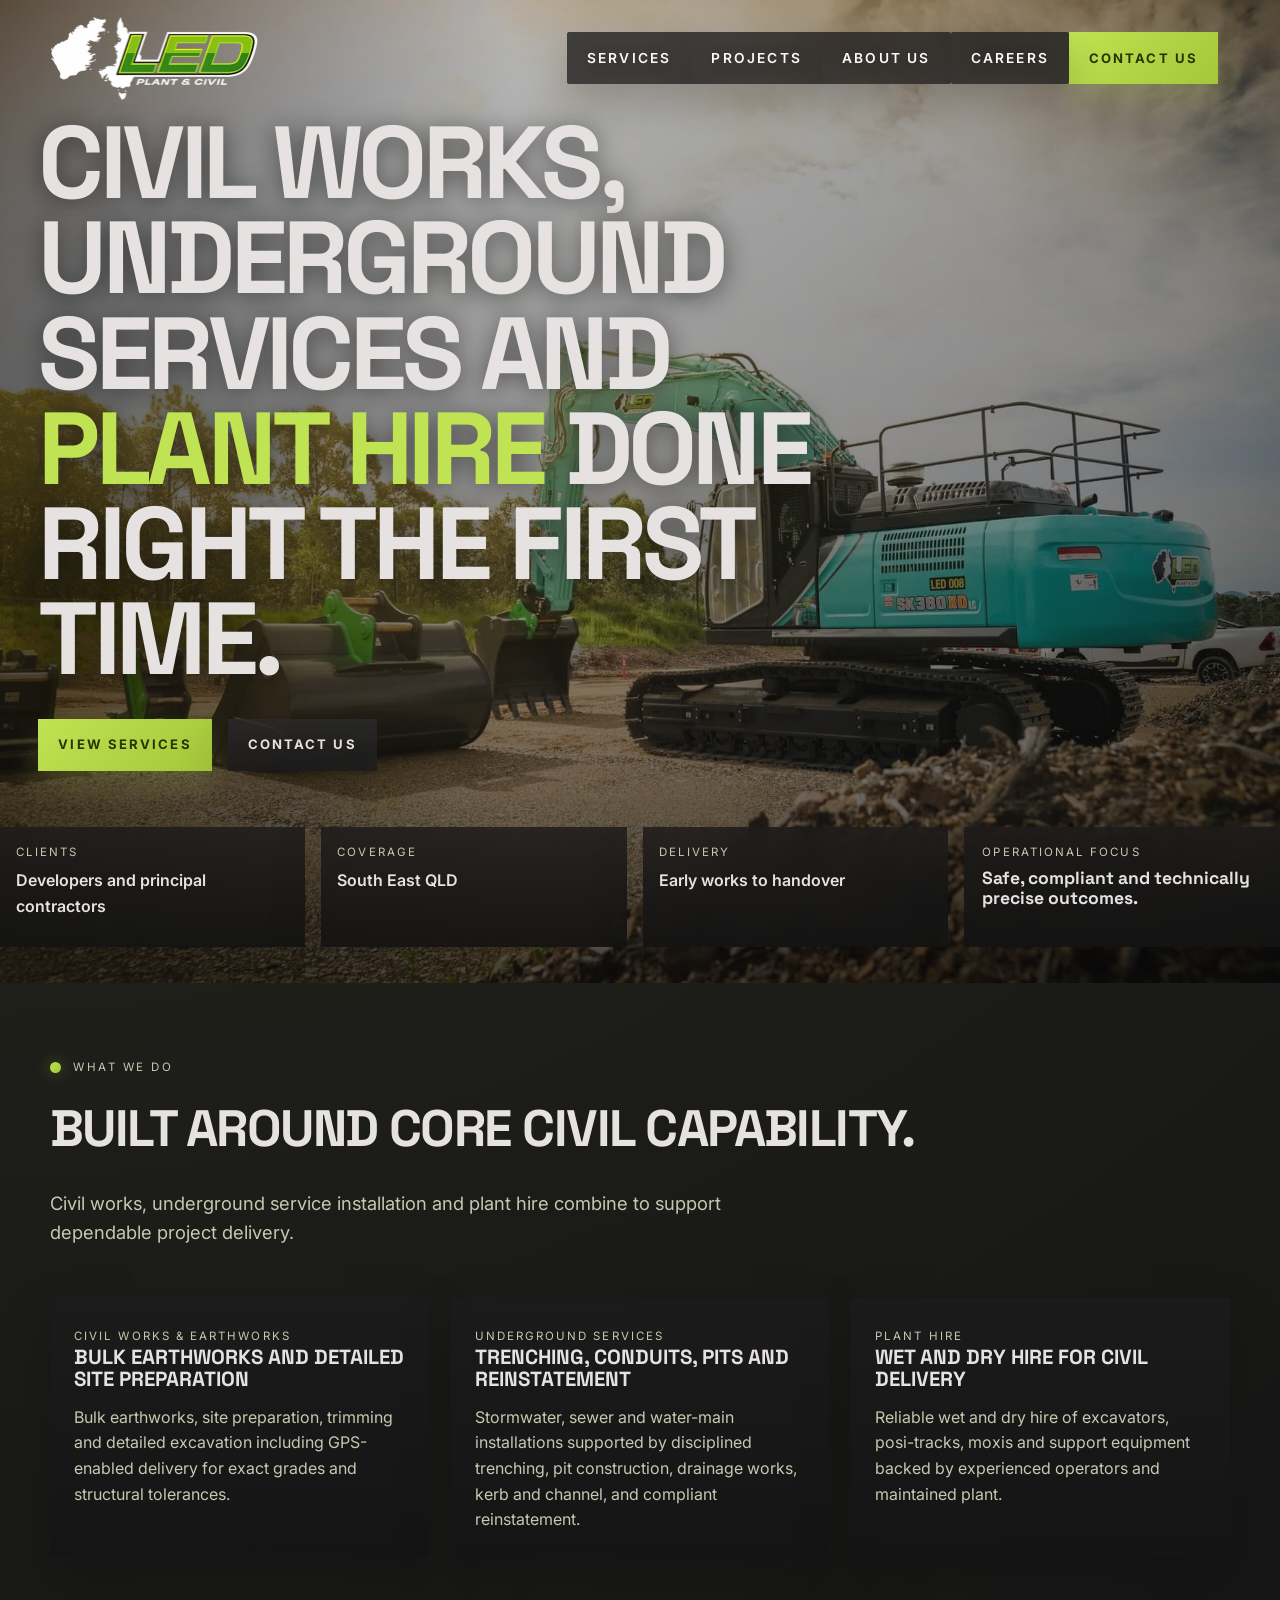
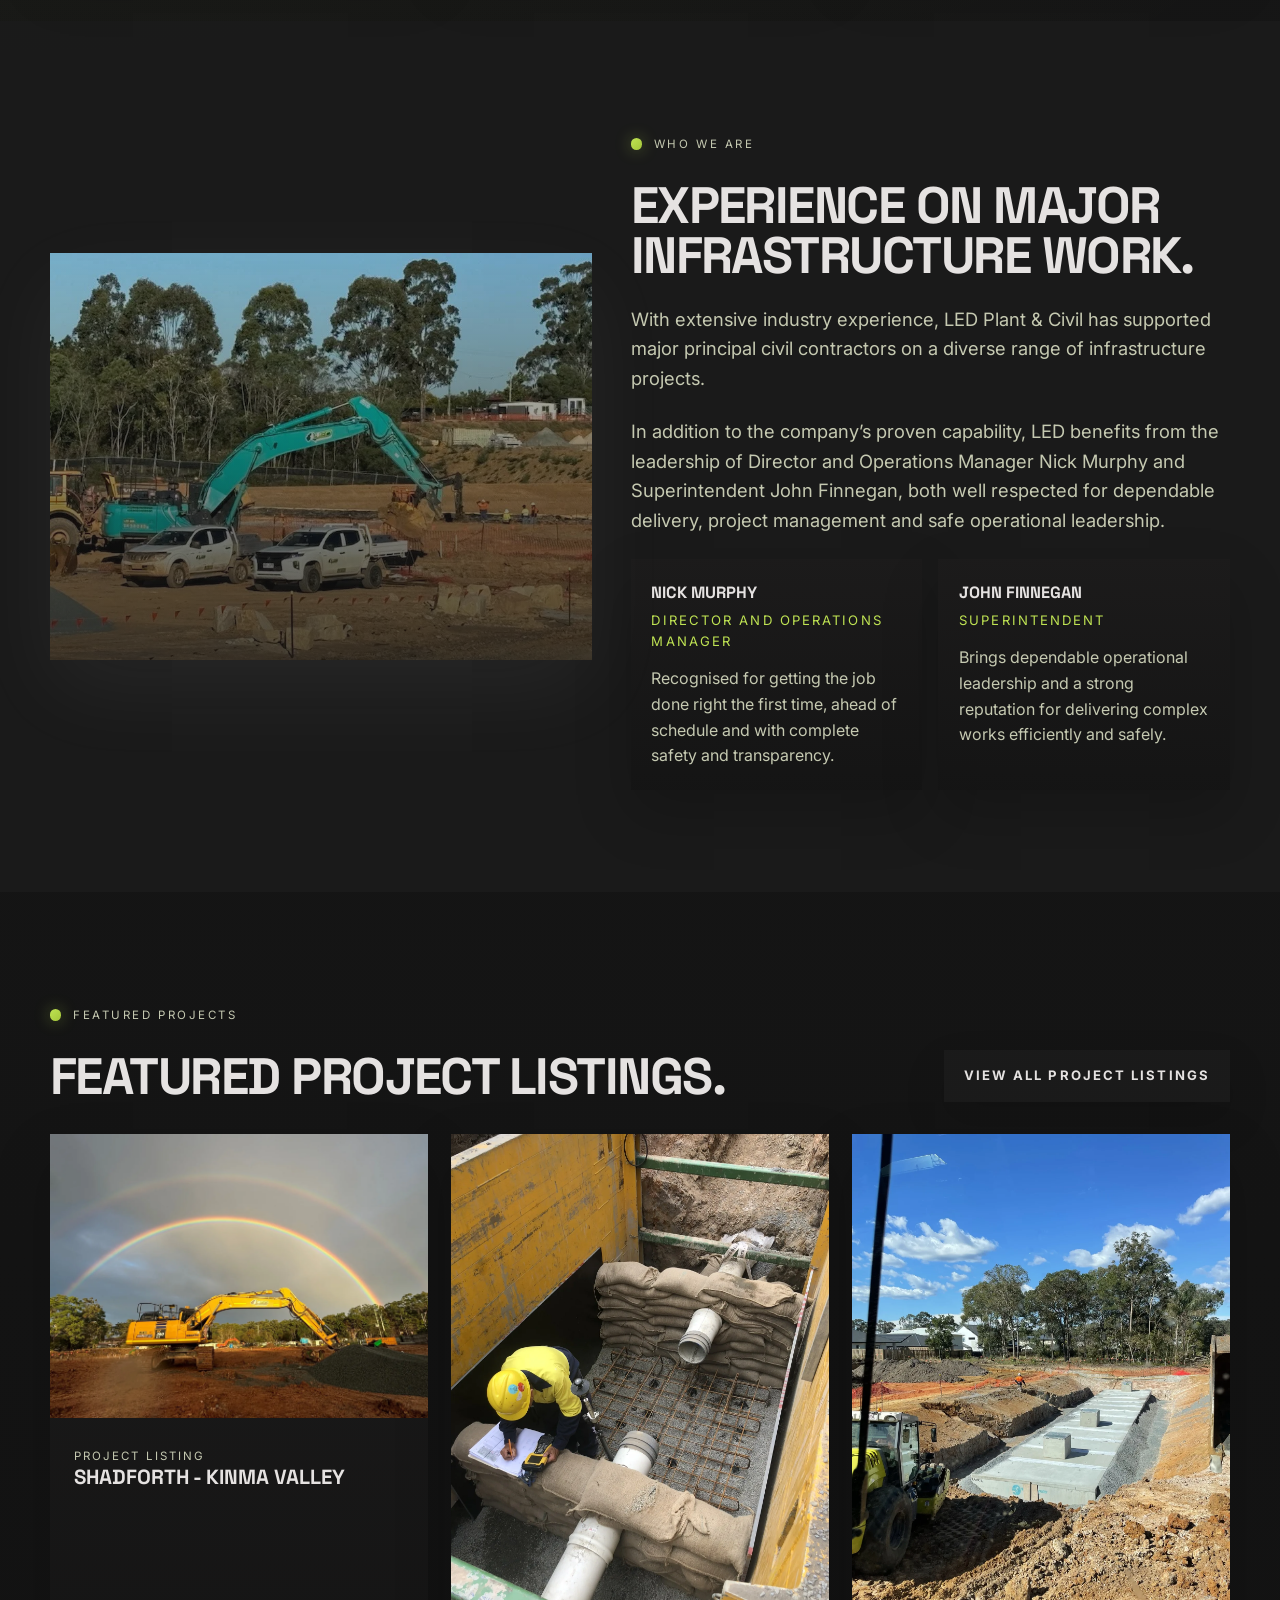
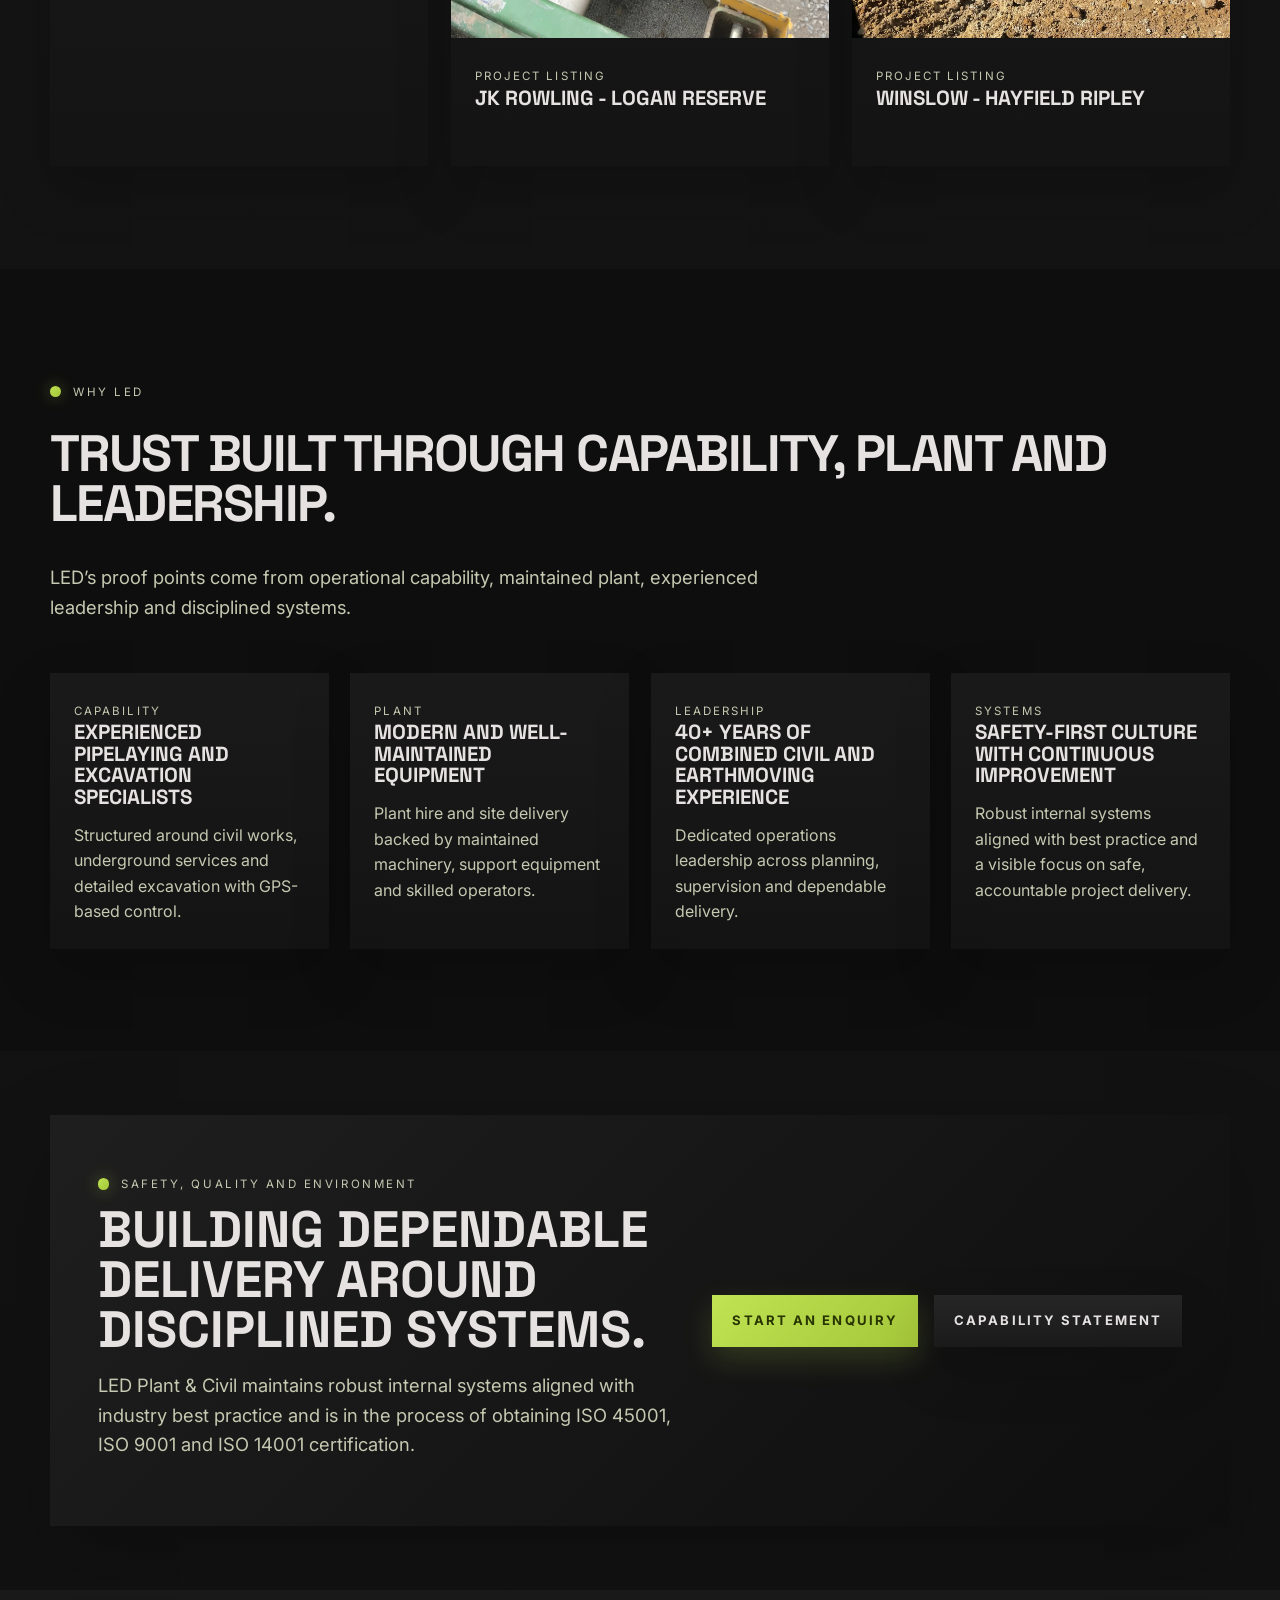
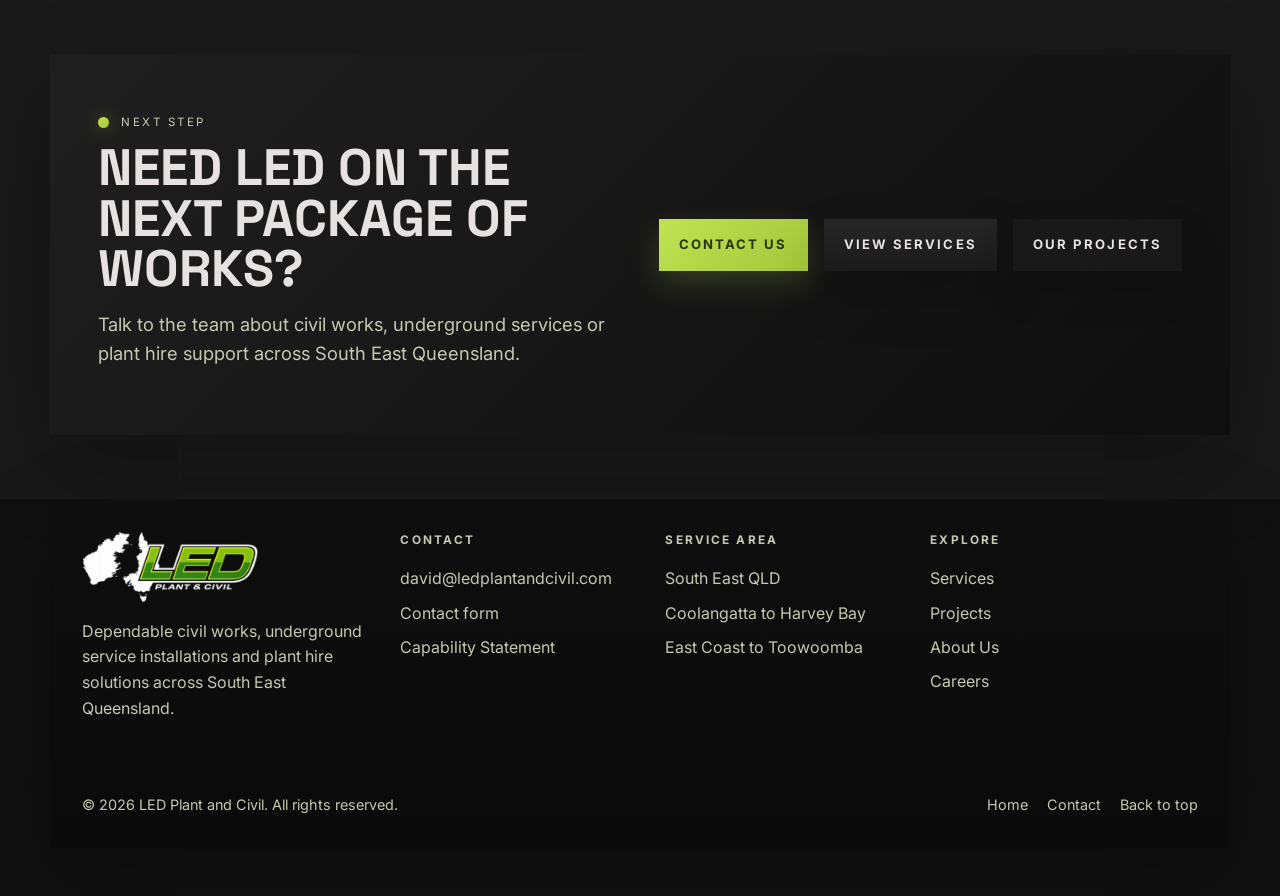
<file: index.html>
<!DOCTYPE html>
<html lang="en">
  <head>
    <meta charset="utf-8">
    <meta http-equiv="refresh" content="0; url=site/public/index.html">
    <meta name="viewport" content="width=device-width, initial-scale=1">
    <title>LED Plant & Civil</title>
    <script>
      window.location.replace("site/public/index.html");
    </script>
  </head>
  <body>
    <p><a href="site/public/index.html">Open the website</a></p>
  </body>
</html>
</file>
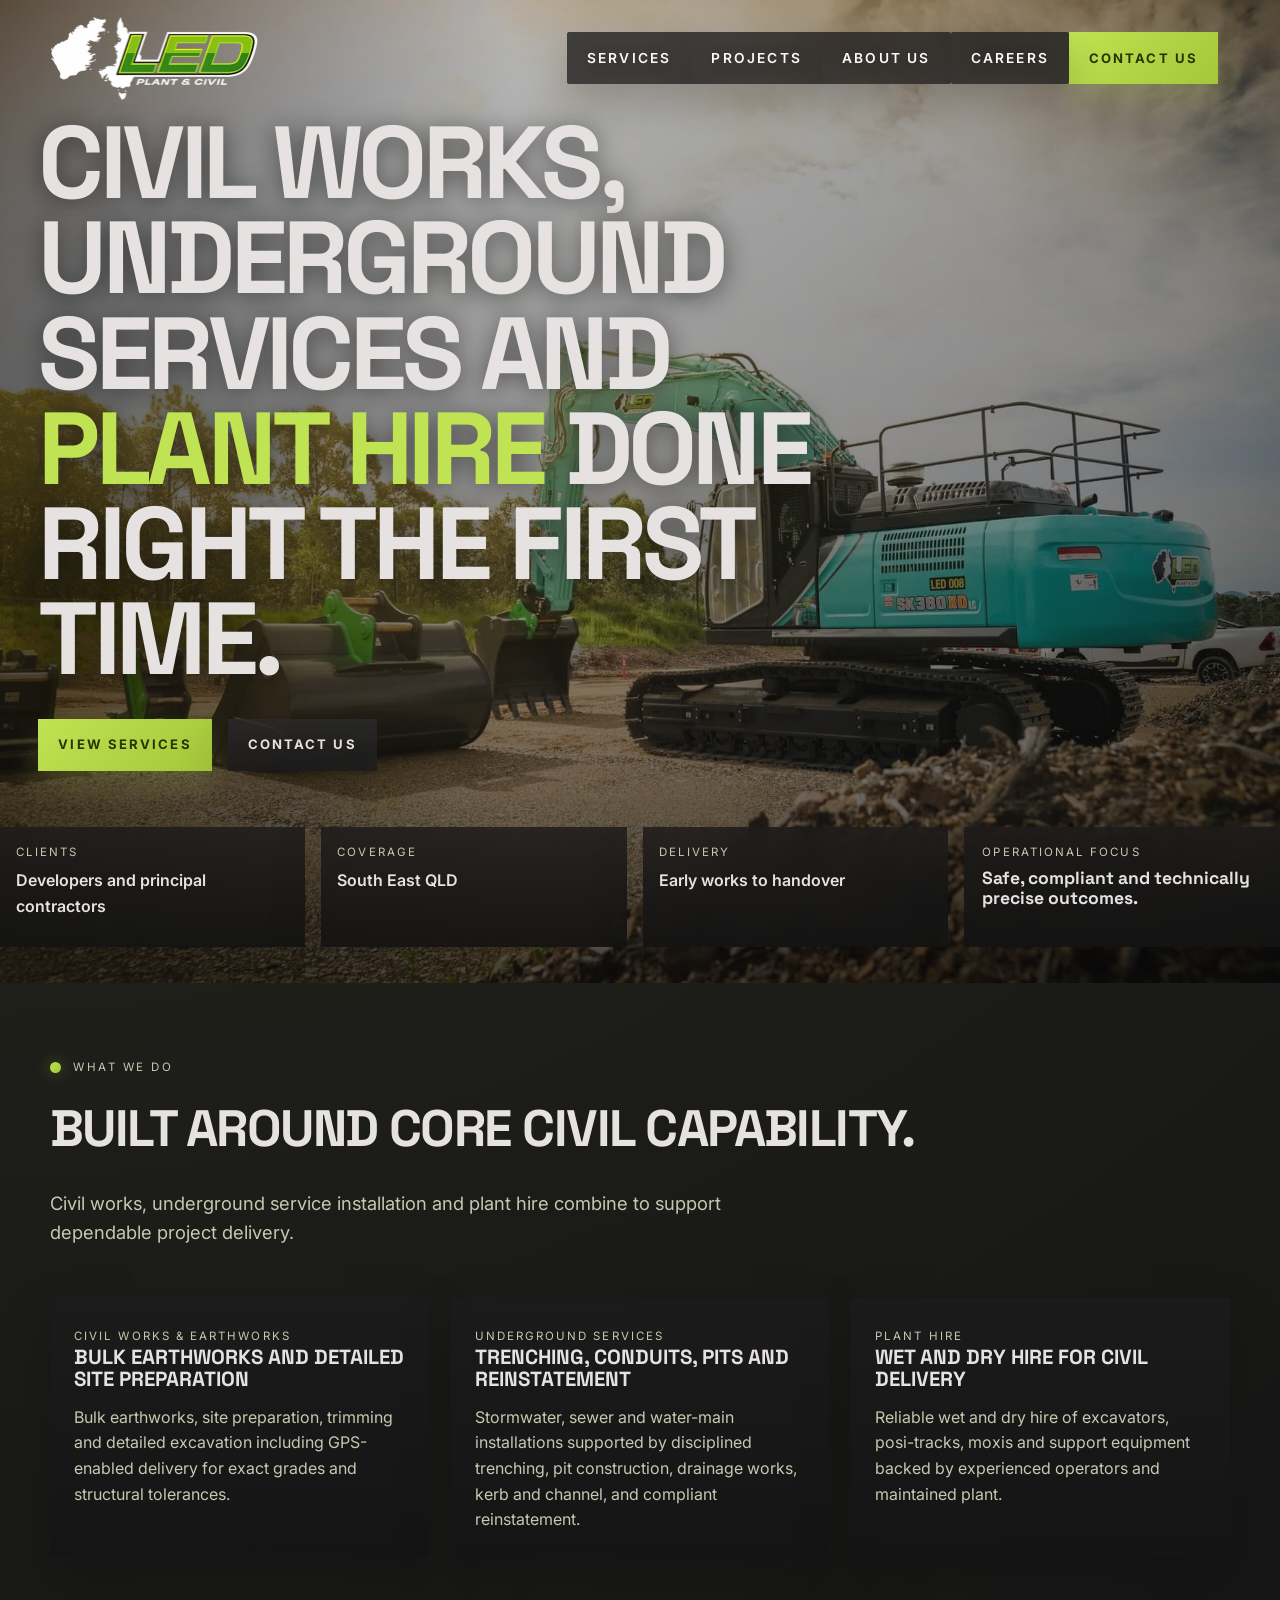
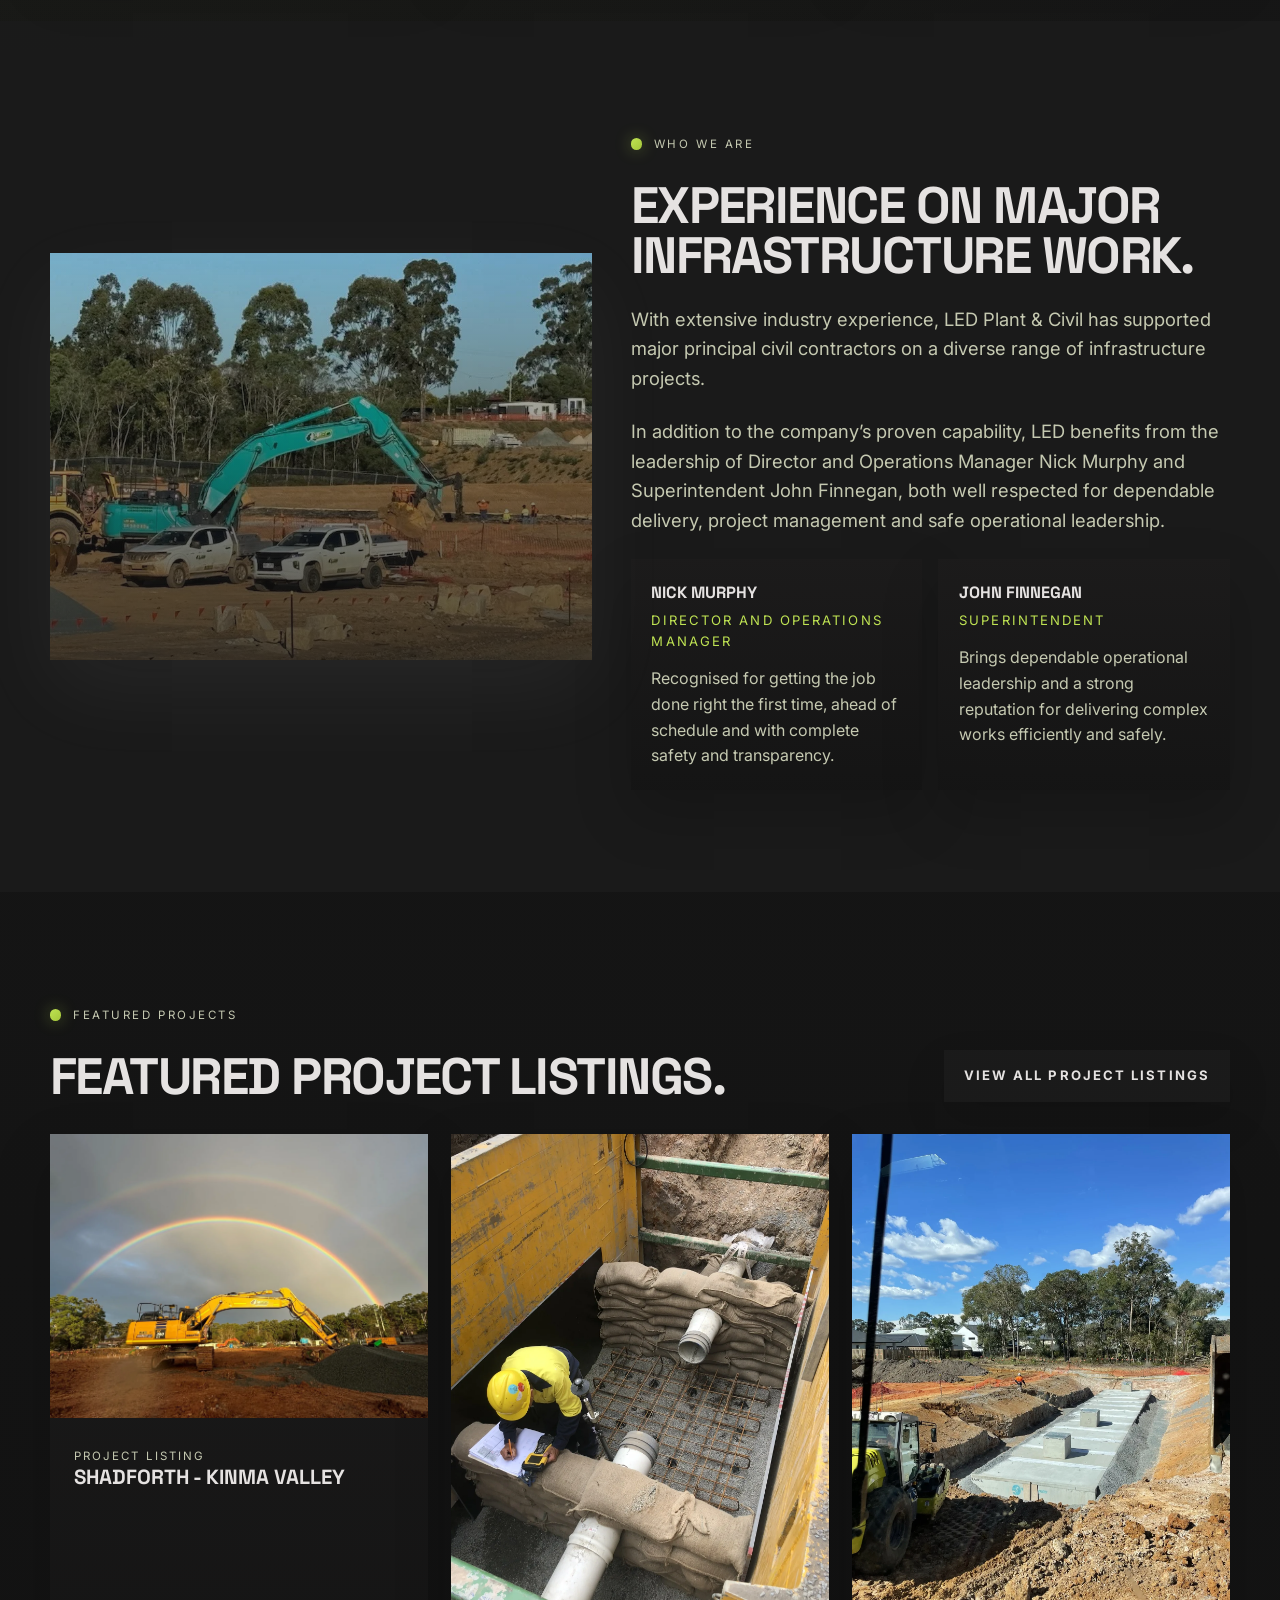
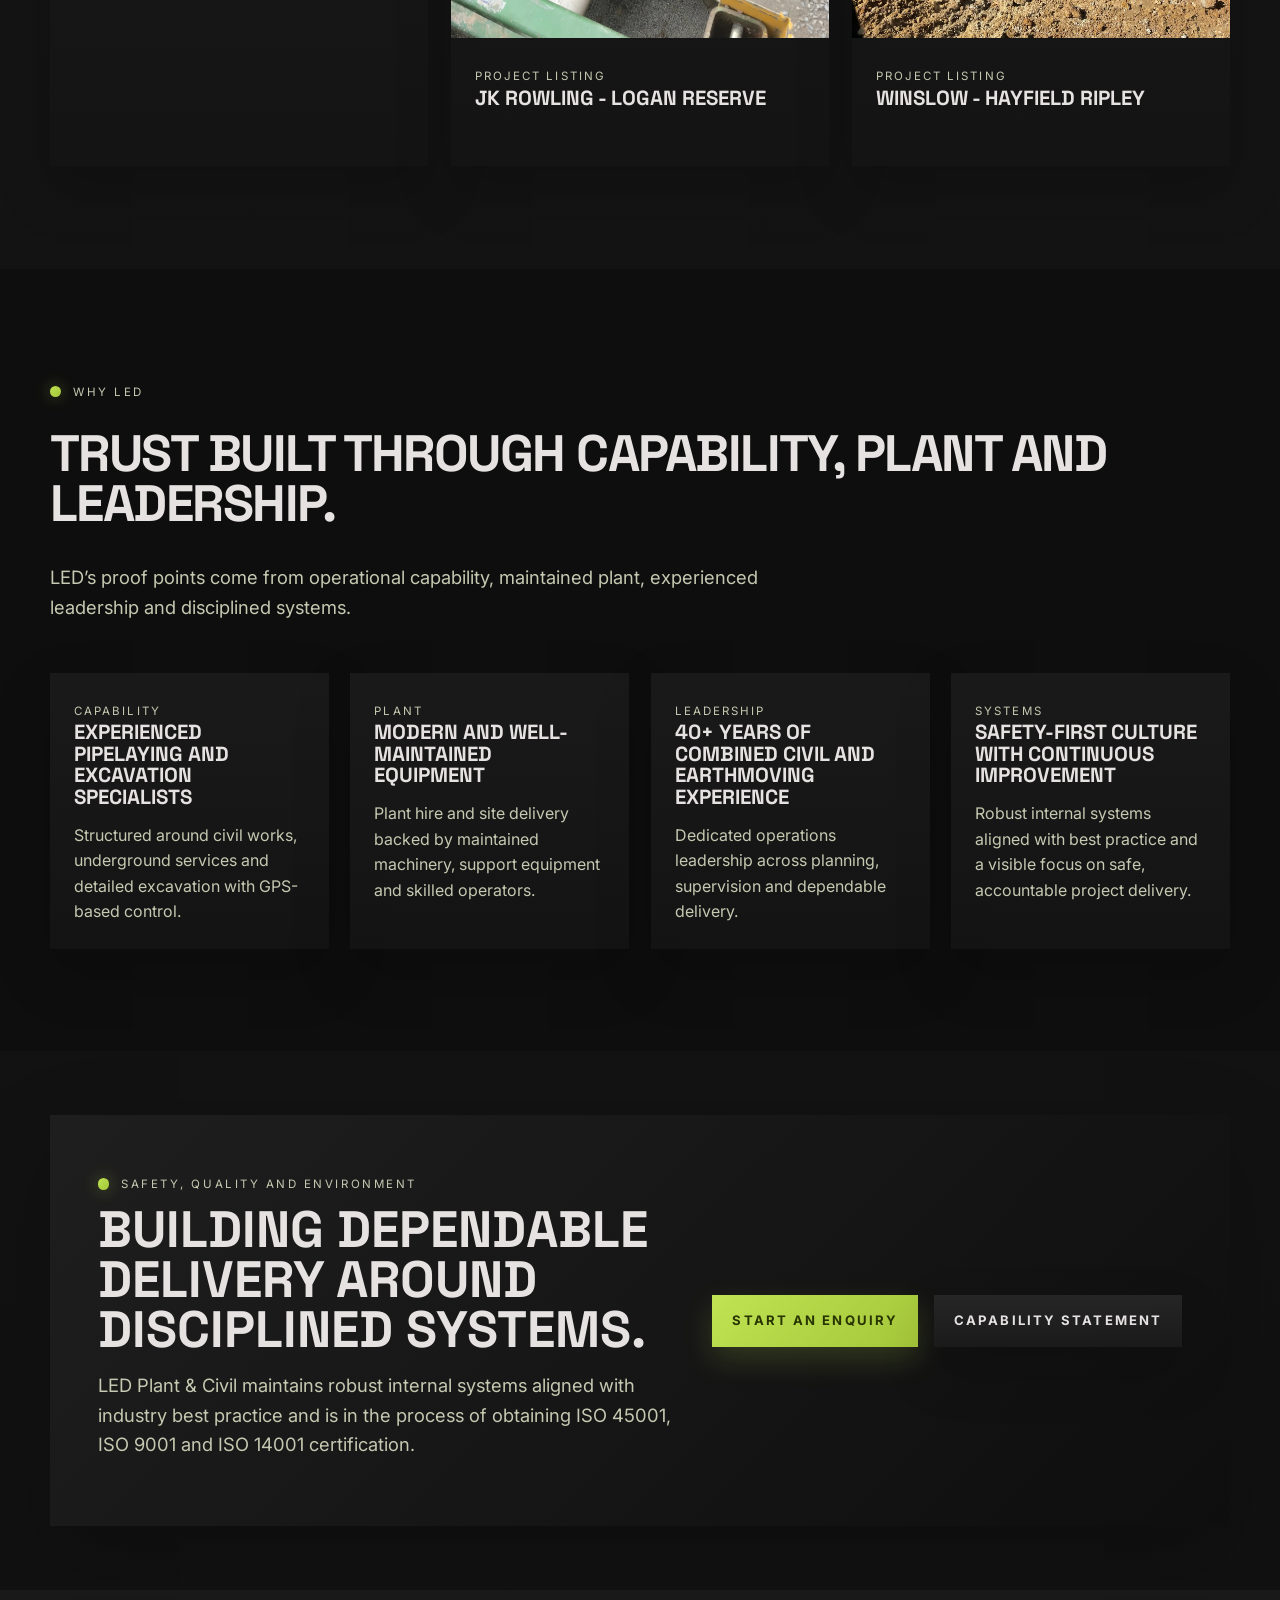
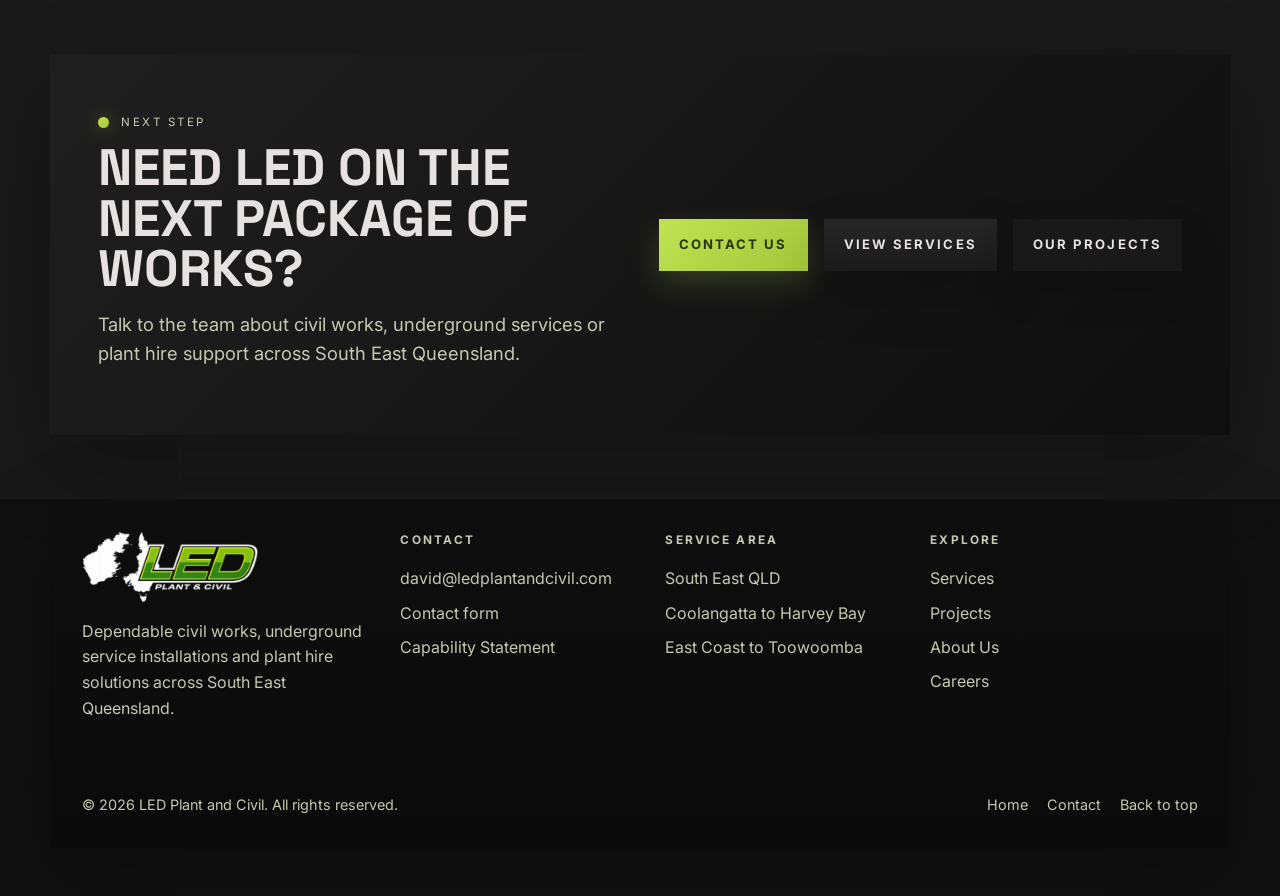
<file: site/public/index.html>
<!DOCTYPE html>
<html lang="en">
  <head>
    <meta charset="utf-8">
    <meta name="viewport" content="width=device-width, initial-scale=1">
    <title>LED Plant & Civil | Civil Works, Underground Services and Plant Hire</title>
    <meta
      name="description"
      content="LED Plant and Civil deliver dependable civil works, underground service installations and plant hire solutions across South East Queensland."
    >
    <meta name="theme-color" content="#131313">
    <meta property="og:site_name" content="LED Plant & Civil">
    <meta property="og:title" content="LED Plant & Civil | Civil Works, Underground Services and Plant Hire">
    <meta
      property="og:description"
      content="LED Plant and Civil deliver dependable civil works, underground service installations and plant hire solutions across South East Queensland."
    >
    <meta property="og:type" content="website">
    <meta property="og:image" content="https://ledplantandcivil.com/assets/media/hero-still.webp">
    <meta property="og:image:alt" content="LED Plant and Civil site activity">
    <meta name="twitter:card" content="summary_large_image">
    <link rel="preconnect" href="https://fonts.googleapis.com">
    <link rel="preconnect" href="https://fonts.gstatic.com" crossorigin>
    <link
      href="https://fonts.googleapis.com/css2?family=Inter:wght@400;500;600;700;800&family=Space+Grotesk:wght@500;700&display=swap"
      rel="stylesheet"
    >
    <link rel="icon" href="assets/media/led-logo-inverse-470px.webp" type="image/webp">
    <link rel="stylesheet" href="assets/css/styles.css">
    <script src="assets/js/site.js" defer></script>
  </head>
  <body data-page="home" id="top">
    <div data-site-header></div>
    <main>
      <section class="hero">
        <div class="hero__background">
          <video
            class="hero__video"
            data-adaptive-video
            data-src-low="assets/media/hero-drone-360.mp4"
            data-type-low="video/mp4"
            data-src-medium="assets/media/hero-drone-480.webm"
            data-type-medium="video/webm"
            data-src-high="assets/media/hero-drone-1080.webm"
            data-type-high="video/webm"
            data-src-ultra="assets/media/hero-drone-2160.webm"
            data-type-ultra="video/webm"
            autoplay
            muted
            loop
            playsinline
            preload="none"
            poster="assets/media/hero-still.webp"
          >
            <img src="assets/media/hero-still.webp" alt="LED Plant and Civil machinery on site">
          </video>
        </div>
        <div class="container hero__grid">
          <div class="hero__copy stack-lg">
            <h1 class="display">
              Civil works, underground services and <span>plant hire</span> done right the first time.
            </h1>
            <div class="button-row">
              <a class="button button--primary" href="services.html">View Services</a>
              <a class="button button--secondary" href="contact.html">Contact Us</a>
            </div>
          </div>
          <div class="hero__lower">
            <ul class="hero__facts">
              <li>
                <span class="label">Clients</span>
                <strong>Developers and principal contractors</strong>
              </li>
              <li>
                <span class="label">Coverage</span>
                <strong>South East QLD</strong>
              </li>
              <li>
                <span class="label">Delivery</span>
                <strong>Early works to handover</strong>
              </li>
            </ul>
            <div class="hero__badge">
              <span class="label">Operational focus</span>
              <strong>Safe, compliant and technically precise outcomes.</strong>
            </div>
          </div>
        </div>
      </section>

      <section class="section section--tight">
        <div class="container">
          <div class="section-header">
            <div class="stack-md">
              <p class="eyebrow">What we do</p>
              <h2 class="section-title">Built around core civil capability.</h2>
            </div>
            <p class="section-copy">
              Civil works, underground service installation and plant hire combine to support dependable project delivery.
            </p>
          </div>
          <div class="grid-3">
            <article class="card">
              <span class="label">Civil works & earthworks</span>
              <h3>Bulk earthworks and detailed site preparation</h3>
              <p>
                Bulk earthworks, site preparation, trimming and detailed excavation including GPS-enabled
                delivery for exact grades and structural tolerances.
              </p>
            </article>
            <article class="card">
              <span class="label">Underground services</span>
              <h3>Trenching, conduits, pits and reinstatement</h3>
              <p>
                Stormwater, sewer and water-main installations supported by disciplined trenching, pit
                construction, drainage works, kerb and channel, and compliant reinstatement.
              </p>
            </article>
            <article class="card">
              <span class="label">Plant hire</span>
              <h3>Wet and dry hire for civil delivery</h3>
              <p>
                Reliable wet and dry hire of excavators, posi-tracks, moxis and support equipment backed by
                experienced operators and maintained plant.
              </p>
            </article>
          </div>
        </div>
      </section>

      <section class="section section--tone">
        <div class="container split-section">
          <div class="image-frame">
            <img src="assets/media/about-site.webp" alt="LED Plant and Civil crew and machinery in operation">
          </div>
          <div class="stack-lg">
            <div class="stack-md">
              <p class="eyebrow">Who we are</p>
              <h2 class="section-title">Experience on major infrastructure work.</h2>
            </div>
            <p class="section-copy">
              With extensive industry experience, LED Plant & Civil has supported major principal civil contractors
              on a diverse range of infrastructure projects.
            </p>
            <p class="section-copy">
              In addition to the company’s proven capability, LED benefits from the leadership of Director and
              Operations Manager Nick Murphy and Superintendent John Finnegan, both well respected for dependable delivery,
              project management and safe operational leadership.
            </p>
            <div class="leadership-grid">
              <article class="quote-card">
                <strong>Nick Murphy</strong>
                <span>Director and Operations Manager</span>
                <p>Recognised for getting the job done right the first time, ahead of schedule and with complete safety and transparency.</p>
              </article>
              <article class="quote-card">
                <strong>John Finnegan</strong>
                <span>Superintendent</span>
                <p>Brings dependable operational leadership and a strong reputation for delivering complex works efficiently and safely.</p>
              </article>
            </div>
          </div>
        </div>
      </section>

      <section class="section">
        <div class="container">
          <div class="section-header">
            <div class="stack-md">
              <p class="eyebrow">Featured projects</p>
              <h2 class="section-title">Featured project listings.</h2>
            </div>
            <div class="button-row">
              <a class="button button--ghost" href="projects.html">View all project listings</a>
            </div>
          </div>
          <div class="project-grid">
            <article class="project-card">
              <div class="project-card__media">
                <img src="assets/media/project-kinma.webp" alt="Project imagery for Shadforth - Kinma Valley">
              </div>
              <div class="project-card__body">
                <span class="label">Project listing</span>
                <h3>Shadforth - Kinma Valley</h3>
              </div>
            </article>
            <article class="project-card">
              <div class="project-card__media">
                <img src="assets/media/project-logan.webp" alt="Project imagery for JK Rowling - Logan Reserve">
              </div>
              <div class="project-card__body">
                <span class="label">Project listing</span>
                <h3>JK Rowling - Logan Reserve</h3>
              </div>
            </article>
            <article class="project-card">
              <div class="project-card__media">
                <img src="assets/media/project-ripley.webp" alt="Project imagery for Winslow - Hayfield Ripley">
              </div>
              <div class="project-card__body">
                <span class="label">Project listing</span>
                <h3>Winslow - Hayfield Ripley</h3>
              </div>
            </article>
          </div>
        </div>
      </section>

      <section class="section section--deep">
        <div class="container">
          <div class="section-header">
            <div class="stack-md">
              <p class="eyebrow">Why LED</p>
              <h2 class="section-title">Trust built through capability, plant and leadership.</h2>
            </div>
            <p class="section-copy">
              LED’s proof points come from operational capability, maintained plant, experienced leadership and disciplined systems.
            </p>
          </div>
          <div class="grid-4">
            <article class="value-card">
              <span class="label">Capability</span>
              <h3>Experienced pipelaying and excavation specialists</h3>
              <p>Structured around civil works, underground services and detailed excavation with GPS-based control.</p>
            </article>
            <article class="value-card">
              <span class="label">Plant</span>
              <h3>Modern and well-maintained equipment</h3>
              <p>Plant hire and site delivery backed by maintained machinery, support equipment and skilled operators.</p>
            </article>
            <article class="value-card">
              <span class="label">Leadership</span>
              <h3>40+ years of combined civil and earthmoving experience</h3>
              <p>Dedicated operations leadership across planning, supervision and dependable delivery.</p>
            </article>
            <article class="value-card">
              <span class="label">Systems</span>
              <h3>Safety-first culture with continuous improvement</h3>
              <p>Robust internal systems aligned with best practice and a visible focus on safe, accountable project delivery.</p>
            </article>
          </div>
        </div>
      </section>

      <section class="section section--tight">
        <div class="container cta-band">
          <div class="cta-band__grid">
            <div class="stack-md">
              <p class="eyebrow">Safety, quality and environment</p>
              <h2>Building dependable delivery around disciplined systems.</h2>
              <p class="section-copy">
                LED Plant & Civil maintains robust internal systems aligned with industry best practice and is in the
                process of obtaining ISO 45001, ISO 9001 and ISO 14001 certification.
              </p>
            </div>
            <div class="button-row">
              <a class="button button--primary" href="contact.html">Start an enquiry</a>
              <a class="button button--secondary" href="assets/docs/capability-statement.pdf" download>Capability Statement</a>
            </div>
          </div>
        </div>
      </section>

      <section class="section section--tight section--tone">
        <div class="container cta-band">
          <div class="cta-band__grid">
            <div class="stack-md">
              <p class="eyebrow">Next step</p>
              <h2>Need LED on the next package of works?</h2>
              <p class="section-copy">
                Talk to the team about civil works, underground services or plant hire support across South East Queensland.
              </p>
            </div>
            <div class="button-row">
              <a class="button button--primary" href="contact.html">Contact Us</a>
              <a class="button button--secondary" href="services.html">View Services</a>
              <a class="button button--ghost" href="projects.html">Our Projects</a>
            </div>
          </div>
        </div>
      </section>
    </main>
    <div data-site-footer></div>
  </body>
</html>
</file>
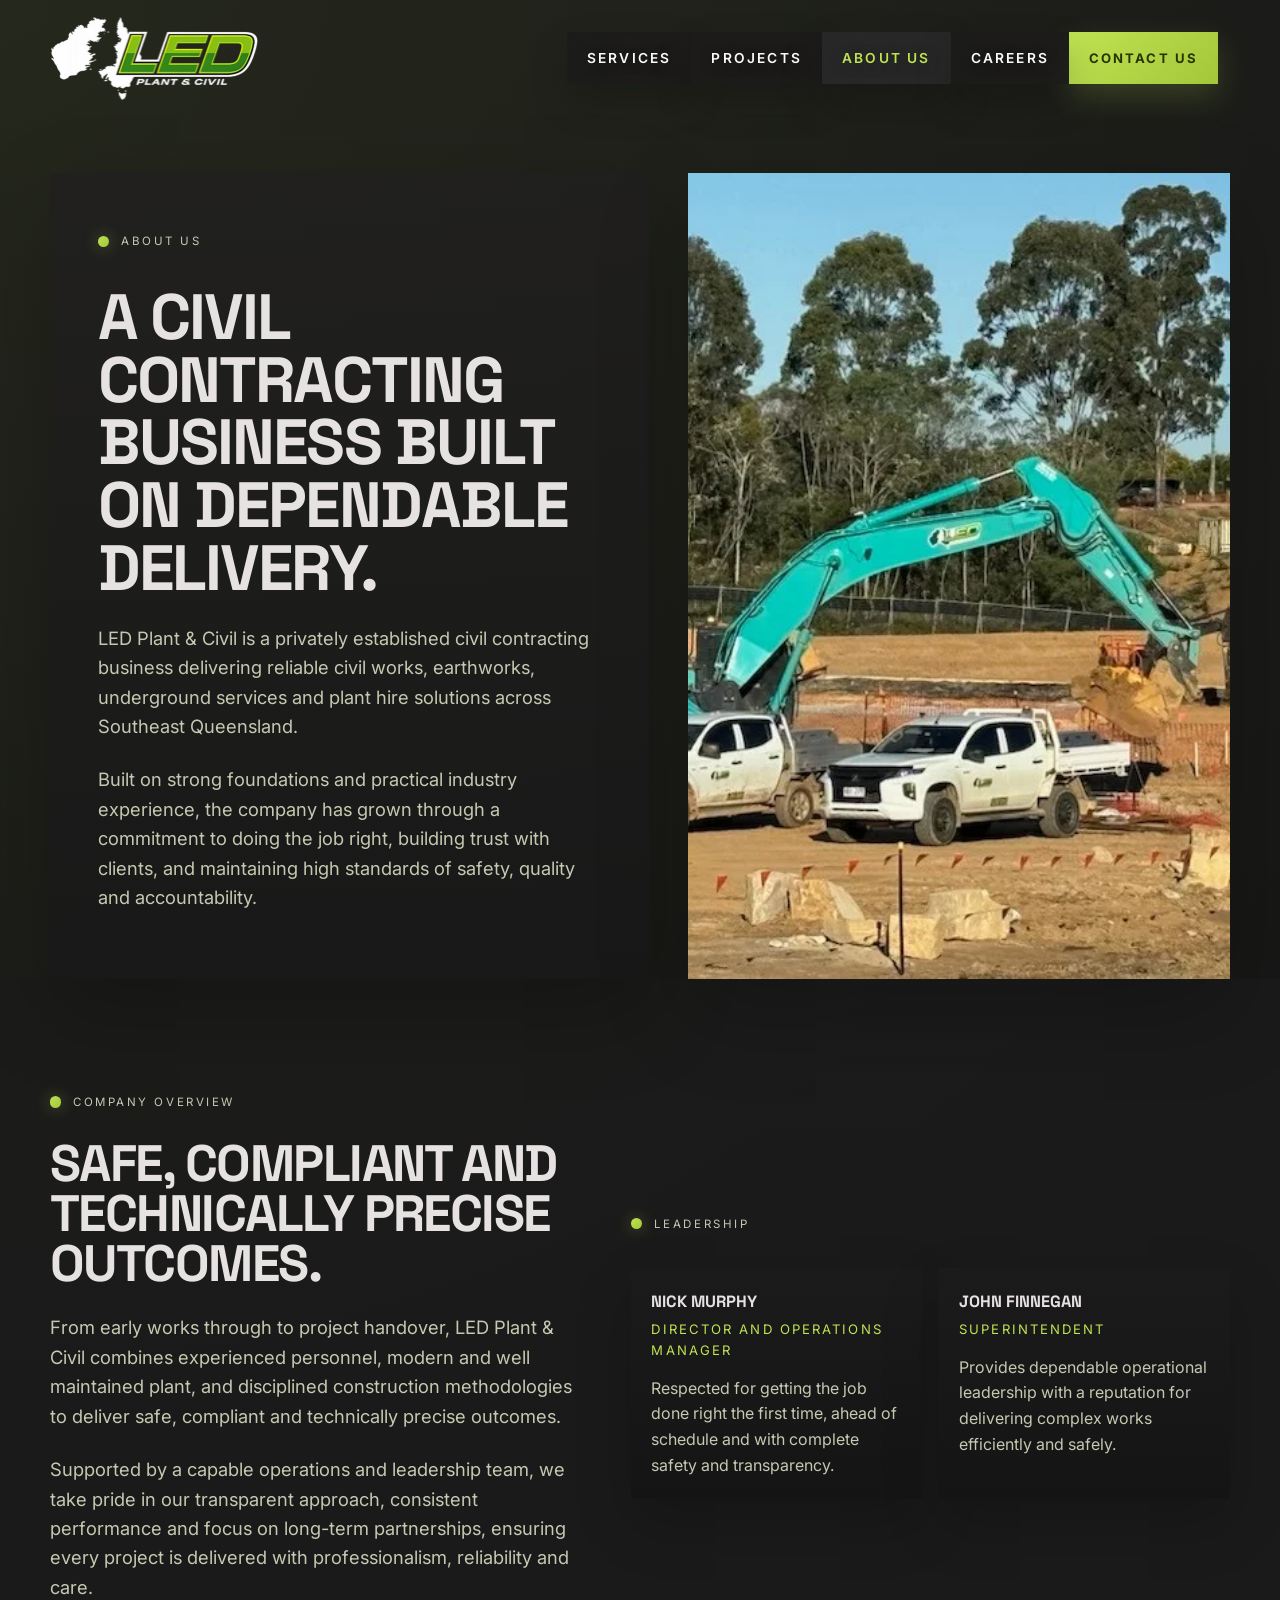
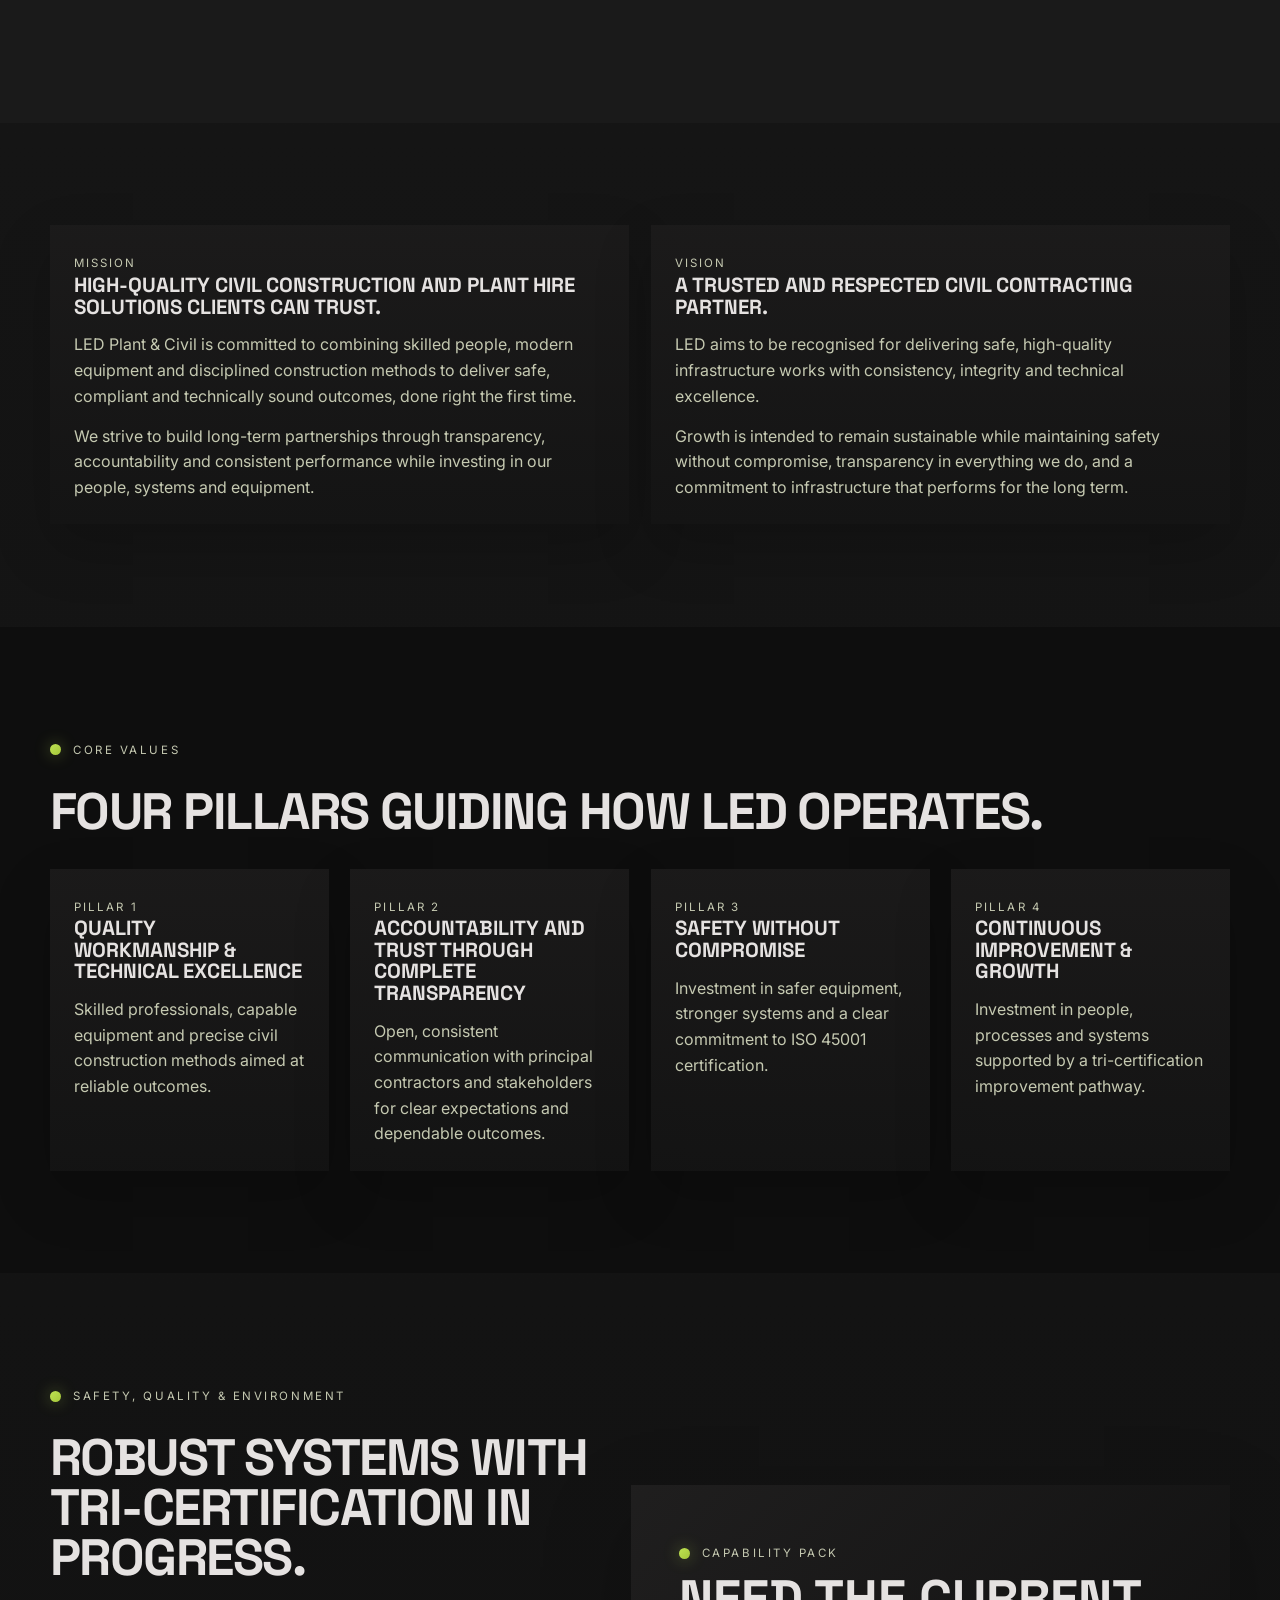
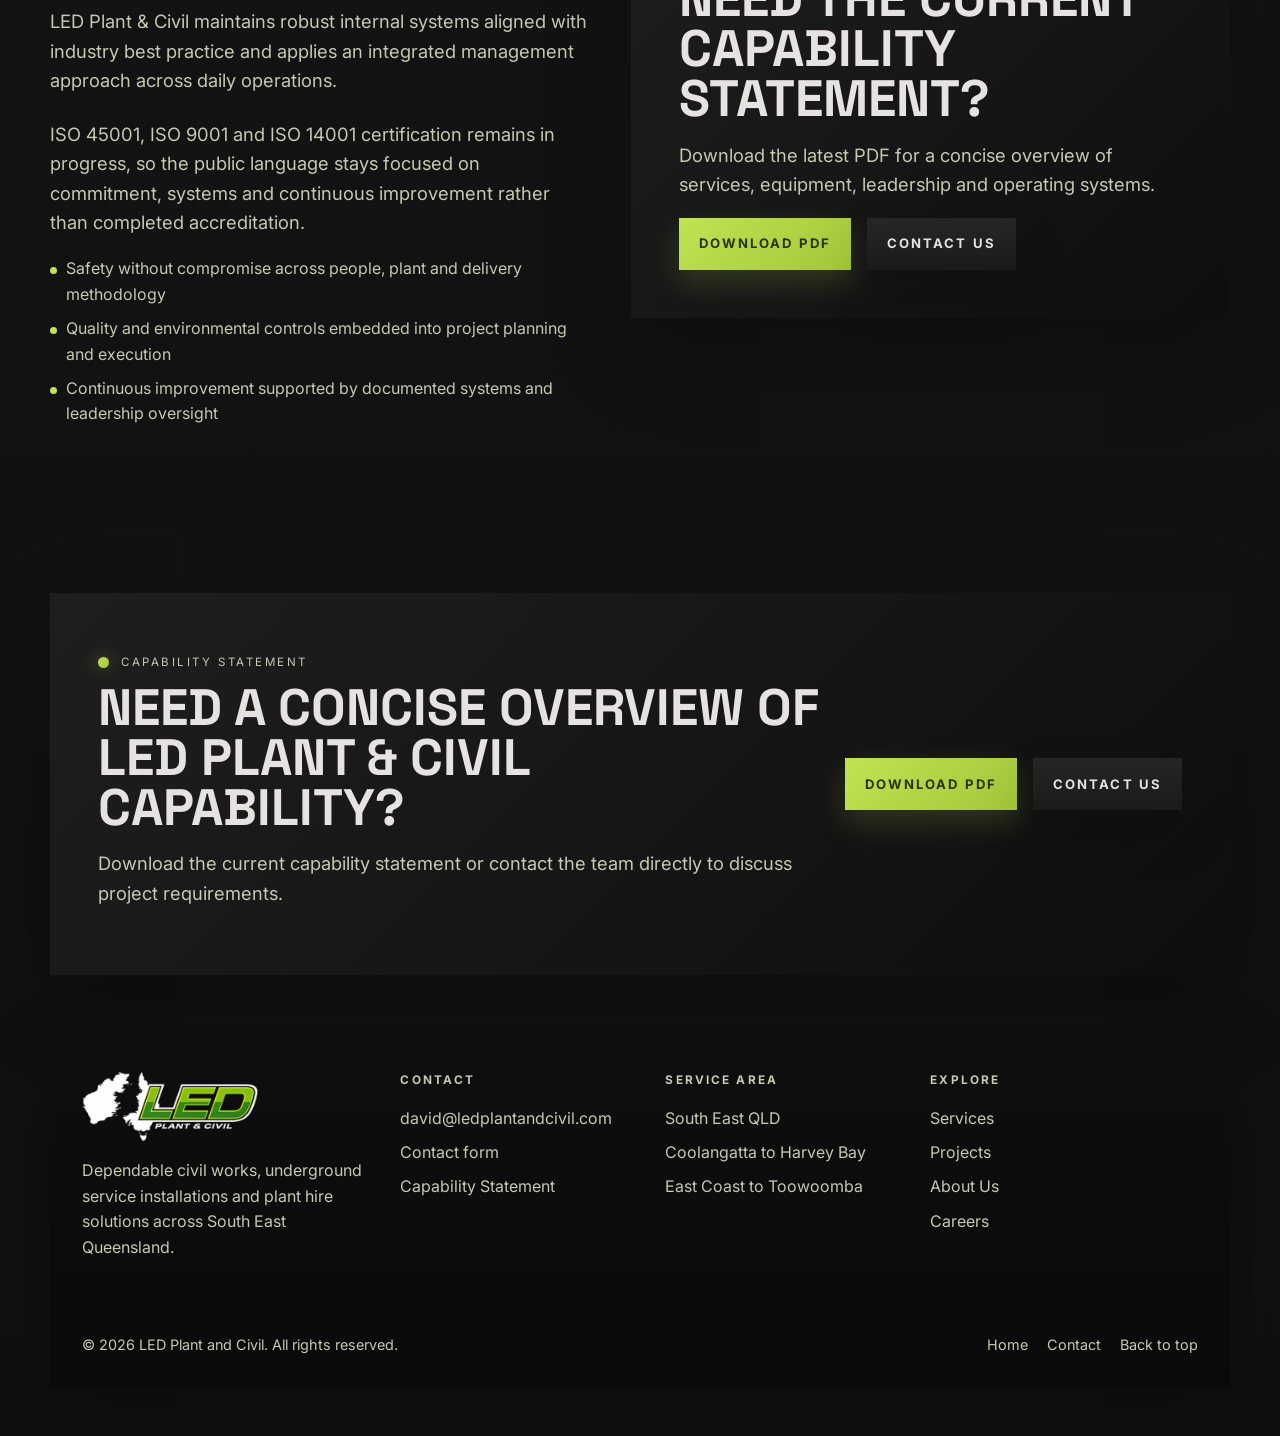
<file: site/public/about-us.html>
<!DOCTYPE html>
<html lang="en">
  <head>
    <meta charset="utf-8">
    <meta name="viewport" content="width=device-width, initial-scale=1">
    <title>About Us | LED Plant & Civil</title>
    <meta
      name="description"
      content="Learn about LED Plant and Civil, its leadership, mission, vision and core values."
    >
    <meta name="theme-color" content="#131313">
    <meta property="og:site_name" content="LED Plant & Civil">
    <meta property="og:title" content="About Us | LED Plant & Civil">
    <meta
      property="og:description"
      content="Learn about LED Plant and Civil, its leadership, mission, vision and core values."
    >
    <meta property="og:type" content="website">
    <meta property="og:image" content="https://ledplantandcivil.com/assets/media/about-site.webp">
    <meta property="og:image:alt" content="LED Plant and Civil operating on site">
    <meta name="twitter:card" content="summary_large_image">
    <link rel="preconnect" href="https://fonts.googleapis.com">
    <link rel="preconnect" href="https://fonts.gstatic.com" crossorigin>
    <link
      href="https://fonts.googleapis.com/css2?family=Inter:wght@400;500;600;700;800&family=Space+Grotesk:wght@500;700&display=swap"
      rel="stylesheet"
    >
    <link rel="icon" href="assets/media/led-logo-inverse-470px.webp" type="image/webp">
    <link rel="stylesheet" href="assets/css/styles.css">
    <script src="assets/js/site.js" defer></script>
  </head>
  <body data-page="about" id="top">
    <div data-site-header></div>
    <main>
      <section class="page-hero">
        <div class="container page-hero__panel">
          <div class="panel panel--copy stack-lg">
            <p class="eyebrow">About us</p>
            <h1 class="page-title">A civil contracting business built on dependable delivery.</h1>
            <p class="lede">
              LED Plant & Civil is a privately established civil contracting business delivering reliable civil works,
              earthworks, underground services and plant hire solutions across Southeast Queensland.
            </p>
            <p class="section-copy">
              Built on strong foundations and practical industry experience, the company has grown through a commitment to doing
              the job right, building trust with clients, and maintaining high standards of safety, quality and accountability.
            </p>
          </div>
          <div class="panel panel--media">
            <img src="assets/media/about-site.webp" alt="LED Plant and Civil operating on site">
          </div>
        </div>
      </section>

      <section class="section section--tone">
        <div class="container split-section">
          <div class="stack-lg">
            <div class="stack-md">
              <p class="eyebrow">Company overview</p>
              <h2 class="section-title">Safe, compliant and technically precise outcomes.</h2>
            </div>
            <p class="section-copy">
              From early works through to project handover, LED Plant & Civil combines experienced personnel, modern and well maintained
              plant, and disciplined construction methodologies to deliver safe, compliant and technically precise outcomes.
            </p>
            <p class="section-copy">
              Supported by a capable operations and leadership team, we take pride in our transparent approach, consistent performance and
              focus on long-term partnerships, ensuring every project is delivered with professionalism, reliability and care.
            </p>
          </div>
          <div class="stack-md">
            <p class="eyebrow">Leadership</p>
            <div class="leadership-grid">
              <article class="quote-card">
                <strong>Nick Murphy</strong>
                <span>Director and Operations Manager</span>
                <p>Respected for getting the job done right the first time, ahead of schedule and with complete safety and transparency.</p>
              </article>
              <article class="quote-card">
                <strong>John Finnegan</strong>
                <span>Superintendent</span>
                <p>Provides dependable operational leadership with a reputation for delivering complex works efficiently and safely.</p>
              </article>
            </div>
          </div>
        </div>
      </section>

      <section class="section">
        <div class="container grid-2">
          <article class="card">
            <span class="label">Mission</span>
            <h3>High-quality civil construction and plant hire solutions clients can trust.</h3>
            <p>
              LED Plant & Civil is committed to combining skilled people, modern equipment and disciplined construction methods
              to deliver safe, compliant and technically sound outcomes, done right the first time.
            </p>
            <p>
              We strive to build long-term partnerships through transparency, accountability and consistent performance while
              investing in our people, systems and equipment.
            </p>
          </article>
          <article class="card">
            <span class="label">Vision</span>
            <h3>A trusted and respected civil contracting partner.</h3>
            <p>
              LED aims to be recognised for delivering safe, high-quality infrastructure works with consistency, integrity and technical excellence.
            </p>
            <p>
              Growth is intended to remain sustainable while maintaining safety without compromise, transparency in everything we do,
              and a commitment to infrastructure that performs for the long term.
            </p>
          </article>
        </div>
      </section>

      <section class="section section--deep">
        <div class="container">
          <div class="section-header">
            <div class="stack-md">
              <p class="eyebrow">Core values</p>
              <h2 class="section-title">Four pillars guiding how LED operates.</h2>
            </div>
          </div>
          <div class="grid-4">
            <article class="value-card">
              <span class="label">Pillar 1</span>
              <h3>Quality Workmanship & Technical Excellence</h3>
              <p>Skilled professionals, capable equipment and precise civil construction methods aimed at reliable outcomes.</p>
            </article>
            <article class="value-card">
              <span class="label">Pillar 2</span>
              <h3>Accountability and Trust Through Complete Transparency</h3>
              <p>Open, consistent communication with principal contractors and stakeholders for clear expectations and dependable outcomes.</p>
            </article>
            <article class="value-card">
              <span class="label">Pillar 3</span>
              <h3>Safety Without Compromise</h3>
              <p>Investment in safer equipment, stronger systems and a clear commitment to ISO 45001 certification.</p>
            </article>
            <article class="value-card">
              <span class="label">Pillar 4</span>
              <h3>Continuous Improvement & Growth</h3>
              <p>Investment in people, processes and systems supported by a tri-certification improvement pathway.</p>
            </article>
          </div>
        </div>
      </section>

      <section class="section">
        <div class="container split-section">
          <div class="stack-lg">
            <div class="stack-md">
              <p class="eyebrow">Safety, quality & environment</p>
              <h2 class="section-title">Robust systems with tri-certification in progress.</h2>
            </div>
            <p class="section-copy">
              LED Plant & Civil maintains robust internal systems aligned with industry best practice and applies an integrated management approach across daily operations.
            </p>
            <p class="section-copy">
              ISO 45001, ISO 9001 and ISO 14001 certification remains in progress, so the public language stays focused on commitment, systems and continuous improvement rather than completed accreditation.
            </p>
            <ul class="bullet-list">
              <li>Safety without compromise across people, plant and delivery methodology</li>
              <li>Quality and environmental controls embedded into project planning and execution</li>
              <li>Continuous improvement supported by documented systems and leadership oversight</li>
            </ul>
          </div>
          <div class="cta-band">
            <div class="stack-md">
              <p class="eyebrow">Capability pack</p>
              <h2>Need the current capability statement?</h2>
              <p class="section-copy">
                Download the latest PDF for a concise overview of services, equipment, leadership and operating systems.
              </p>
              <div class="button-row">
                <a class="button button--primary" href="assets/docs/capability-statement.pdf" download>Download PDF</a>
                <a class="button button--secondary" href="contact.html">Contact Us</a>
              </div>
            </div>
          </div>
        </div>
      </section>

      <section class="section section--tight">
        <div class="container cta-band">
          <div class="cta-band__grid">
            <div class="stack-md">
              <p class="eyebrow">Capability statement</p>
              <h2>Need a concise overview of LED Plant & Civil capability?</h2>
              <p class="section-copy">
                Download the current capability statement or contact the team directly to discuss project requirements.
              </p>
            </div>
            <div class="button-row">
              <a class="button button--primary" href="assets/docs/capability-statement.pdf" download>Download PDF</a>
              <a class="button button--secondary" href="contact.html">Contact Us</a>
            </div>
          </div>
        </div>
      </section>
    </main>
    <div data-site-footer></div>
  </body>
</html>
</file>
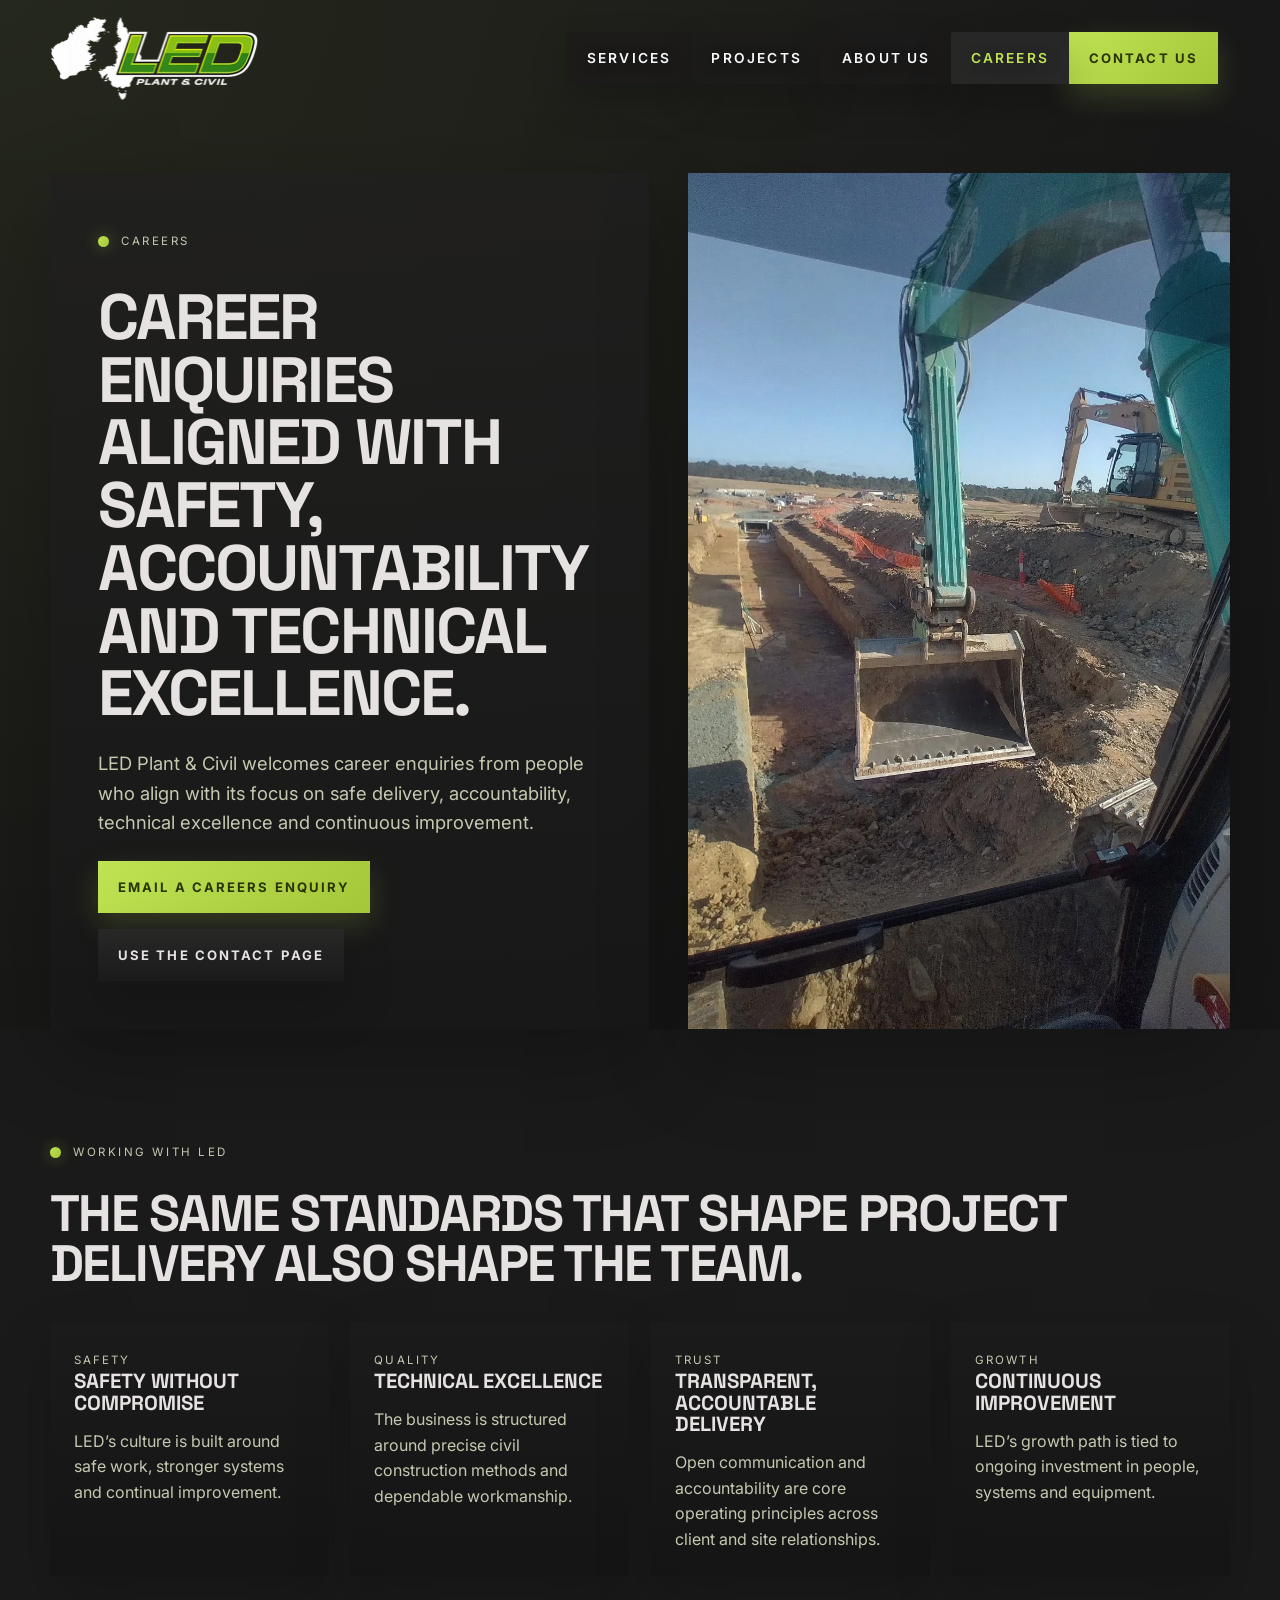
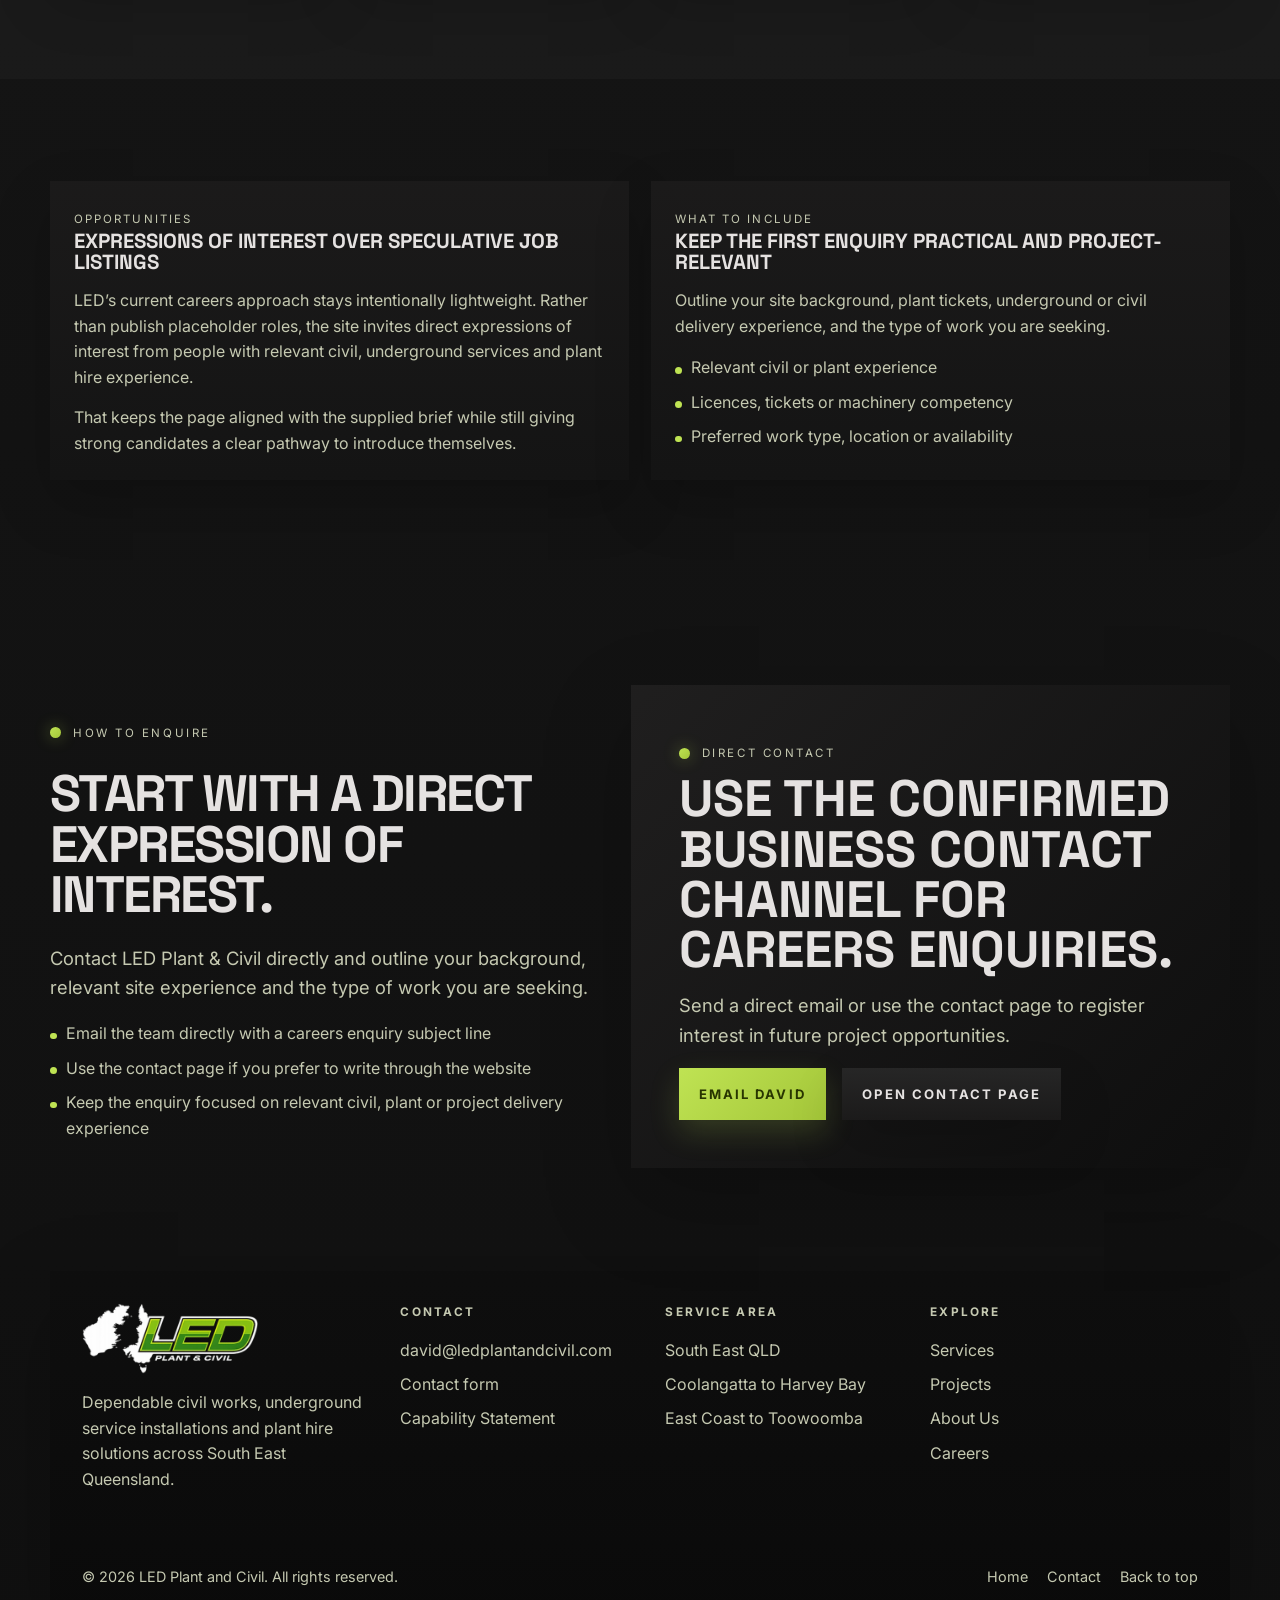
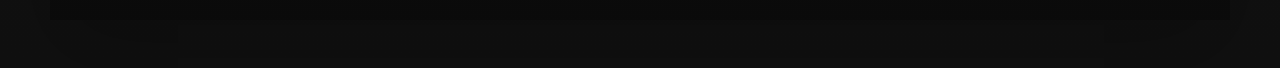
<file: site/public/careers.html>
<!DOCTYPE html>
<html lang="en">
  <head>
    <meta charset="utf-8">
    <meta name="viewport" content="width=device-width, initial-scale=1">
    <title>Careers | LED Plant & Civil</title>
    <meta
      name="description"
      content="Career enquiries and expressions of interest for LED Plant and Civil."
    >
    <meta name="theme-color" content="#131313">
    <meta property="og:site_name" content="LED Plant & Civil">
    <meta property="og:title" content="Careers | LED Plant & Civil">
    <meta
      property="og:description"
      content="Career enquiries and expressions of interest for LED Plant and Civil."
    >
    <meta property="og:type" content="website">
    <meta property="og:image" content="https://ledplantandcivil.com/assets/media/plant-hire.webp">
    <meta property="og:image:alt" content="LED Plant and Civil machinery ready for work">
    <meta name="twitter:card" content="summary_large_image">
    <link rel="preconnect" href="https://fonts.googleapis.com">
    <link rel="preconnect" href="https://fonts.gstatic.com" crossorigin>
    <link
      href="https://fonts.googleapis.com/css2?family=Inter:wght@400;500;600;700;800&family=Space+Grotesk:wght@500;700&display=swap"
      rel="stylesheet"
    >
    <link rel="icon" href="assets/media/led-logo-inverse-470px.webp" type="image/webp">
    <link rel="stylesheet" href="assets/css/styles.css">
    <script src="assets/js/site.js" defer></script>
  </head>
  <body data-page="careers" id="top">
    <div data-site-header></div>
    <main>
      <section class="page-hero">
        <div class="container page-hero__panel">
          <div class="panel panel--copy stack-lg">
            <p class="eyebrow">Careers</p>
            <h1 class="page-title">Career enquiries aligned with safety, accountability and technical excellence.</h1>
            <p class="lede">
              LED Plant & Civil welcomes career enquiries from people who align with its focus on safe delivery, accountability,
              technical excellence and continuous improvement.
            </p>
            <div class="button-row">
              <a class="button button--primary" href="mailto:david@ledplantandcivil.com?subject=Careers%20Enquiry">Email a careers enquiry</a>
              <a class="button button--secondary" href="contact.html">Use the contact page</a>
            </div>
          </div>
          <div class="panel panel--media">
            <img src="assets/media/plant-hire.webp" alt="LED Plant and Civil machinery ready for work">
          </div>
        </div>
      </section>

      <section class="section section--tone">
        <div class="container">
          <div class="section-header">
            <div class="stack-md">
              <p class="eyebrow">Working with LED</p>
              <h2 class="section-title">The same standards that shape project delivery also shape the team.</h2>
            </div>
          </div>
          <div class="grid-4">
            <article class="value-card">
              <span class="label">Safety</span>
              <h3>Safety without compromise</h3>
              <p>LED’s culture is built around safe work, stronger systems and continual improvement.</p>
            </article>
            <article class="value-card">
              <span class="label">Quality</span>
              <h3>Technical excellence</h3>
              <p>The business is structured around precise civil construction methods and dependable workmanship.</p>
            </article>
            <article class="value-card">
              <span class="label">Trust</span>
              <h3>Transparent, accountable delivery</h3>
              <p>Open communication and accountability are core operating principles across client and site relationships.</p>
            </article>
            <article class="value-card">
              <span class="label">Growth</span>
              <h3>Continuous improvement</h3>
              <p>LED’s growth path is tied to ongoing investment in people, systems and equipment.</p>
            </article>
          </div>
        </div>
      </section>

      <section class="section">
        <div class="container grid-2">
          <article class="card">
            <span class="label">Opportunities</span>
            <h3>Expressions of interest over speculative job listings</h3>
            <p>
              LED’s current careers approach stays intentionally lightweight. Rather than publish placeholder roles, the site invites direct expressions of interest from people with relevant civil, underground services and plant hire experience.
            </p>
            <p>
              That keeps the page aligned with the supplied brief while still giving strong candidates a clear pathway to introduce themselves.
            </p>
          </article>
          <article class="card">
            <span class="label">What to include</span>
            <h3>Keep the first enquiry practical and project-relevant</h3>
            <p>Outline your site background, plant tickets, underground or civil delivery experience, and the type of work you are seeking.</p>
            <ul class="bullet-list">
              <li>Relevant civil or plant experience</li>
              <li>Licences, tickets or machinery competency</li>
              <li>Preferred work type, location or availability</li>
            </ul>
          </article>
        </div>
      </section>

      <section class="section">
        <div class="container split-section">
          <div class="stack-lg">
            <div class="stack-md">
              <p class="eyebrow">How to enquire</p>
              <h2 class="section-title">Start with a direct expression of interest.</h2>
            </div>
            <p class="section-copy">
              Contact LED Plant & Civil directly and outline your background, relevant site experience and the type of work you are seeking.
            </p>
            <ul class="bullet-list">
              <li>Email the team directly with a careers enquiry subject line</li>
              <li>Use the contact page if you prefer to write through the website</li>
              <li>Keep the enquiry focused on relevant civil, plant or project delivery experience</li>
            </ul>
          </div>
          <div class="cta-band">
            <div class="stack-md">
              <p class="eyebrow">Direct contact</p>
              <h2>Use the confirmed business contact channel for careers enquiries.</h2>
              <p class="section-copy">
                Send a direct email or use the contact page to register interest in future project opportunities.
              </p>
              <div class="button-row">
                <a class="button button--primary" href="mailto:david@ledplantandcivil.com?subject=Careers%20Enquiry">Email David</a>
                <a class="button button--secondary" href="contact.html">Open contact page</a>
              </div>
            </div>
          </div>
        </div>
      </section>
    </main>
    <div data-site-footer></div>
  </body>
</html>
</file>
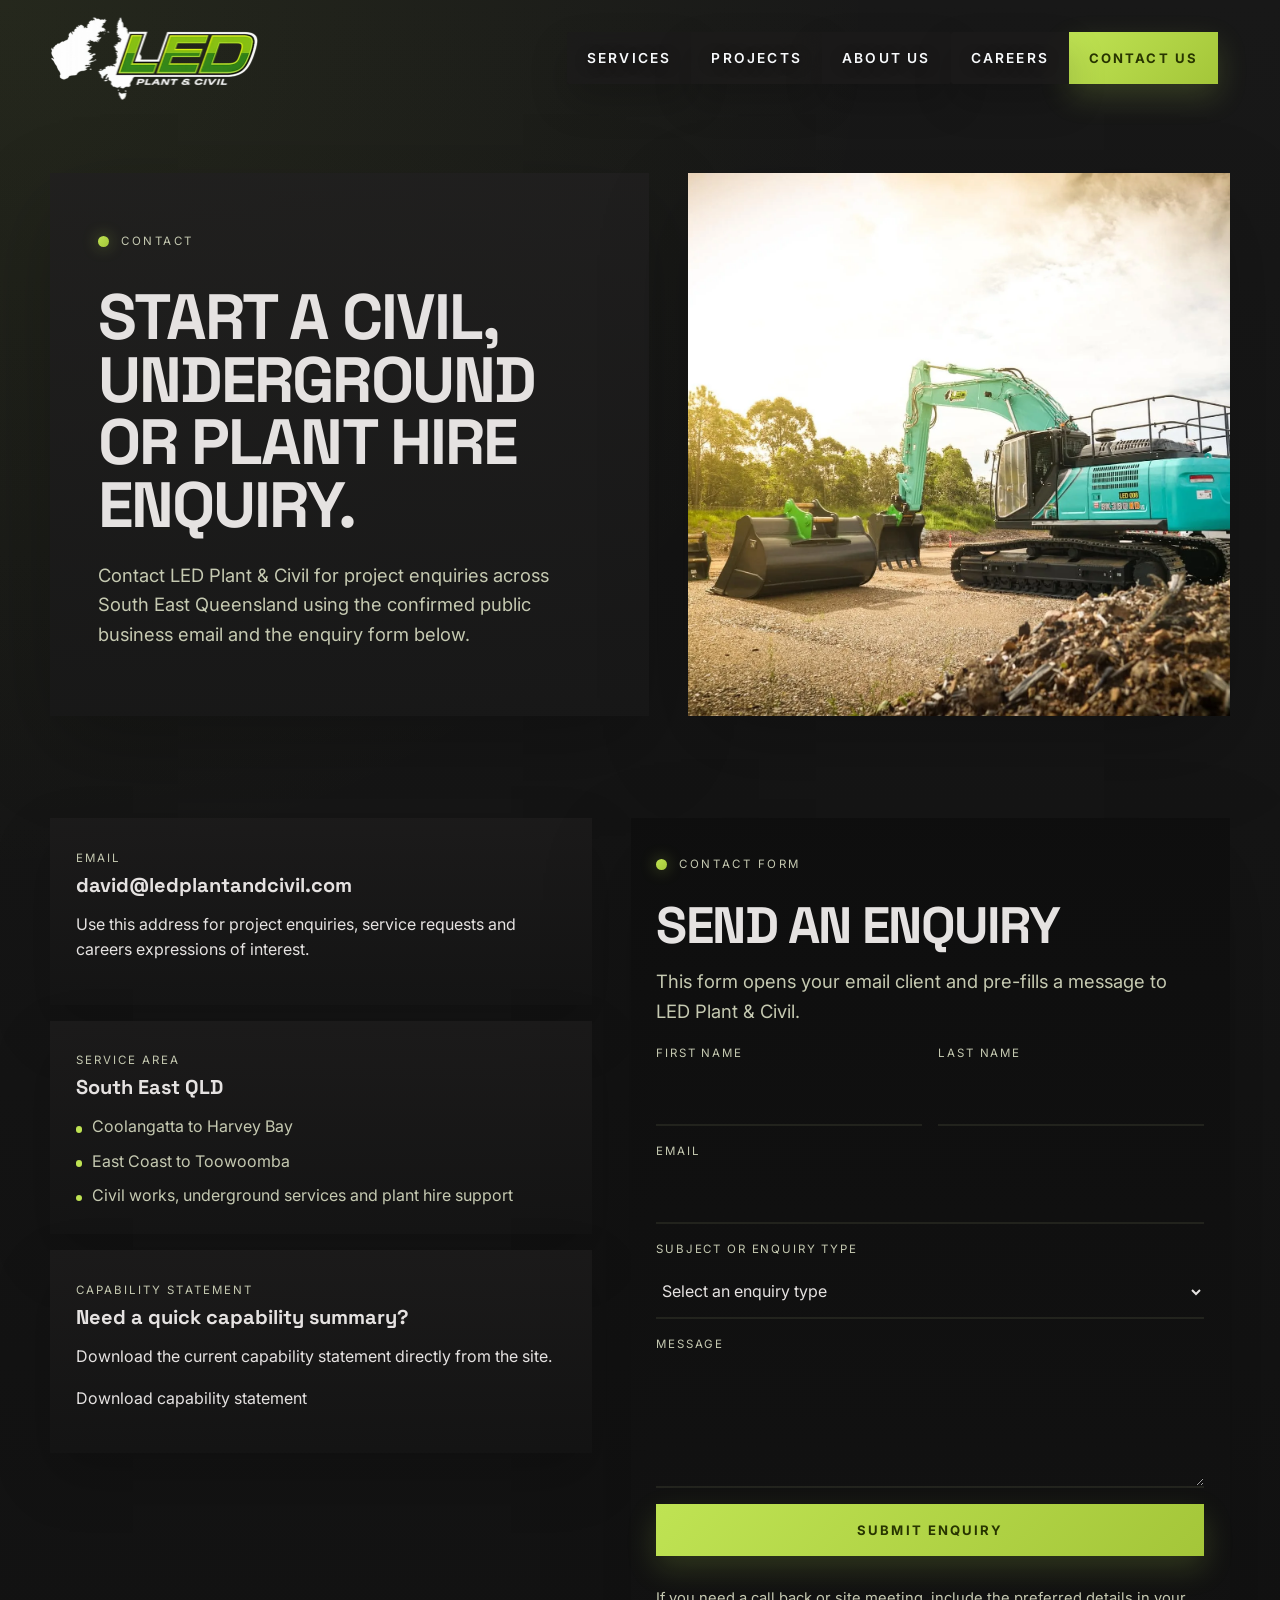
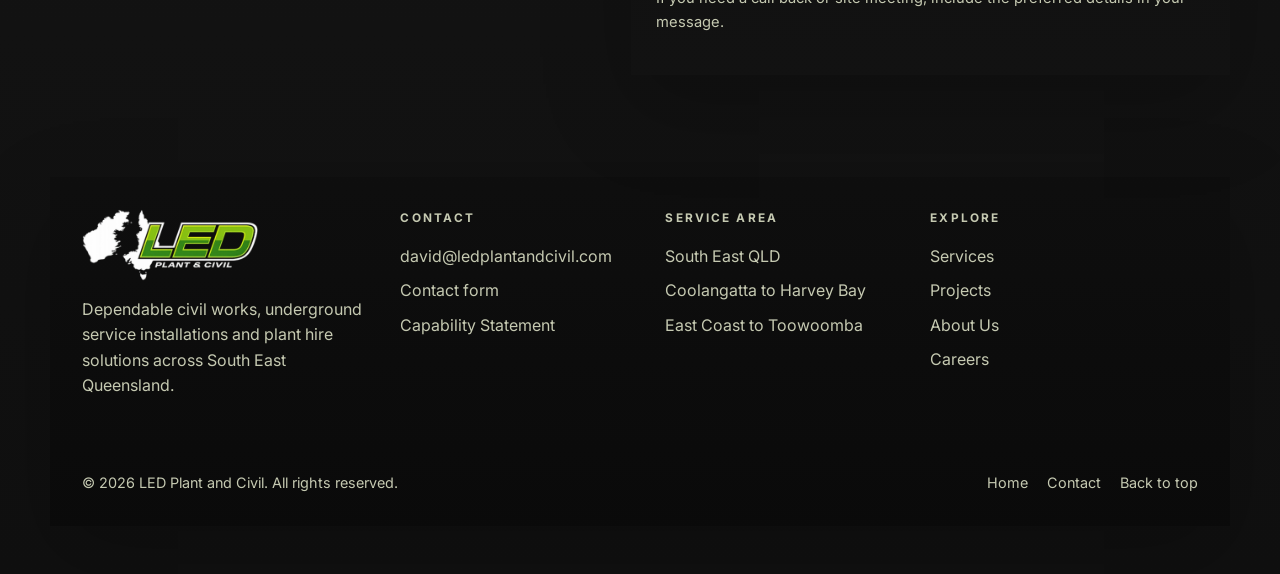
<file: site/public/contact.html>
<!DOCTYPE html>
<html lang="en">
  <head>
    <meta charset="utf-8">
    <meta name="viewport" content="width=device-width, initial-scale=1">
    <title>Contact | LED Plant & Civil</title>
    <meta
      name="description"
      content="Contact LED Plant and Civil for civil works, underground services and plant hire enquiries."
    >
    <meta name="theme-color" content="#131313">
    <meta property="og:site_name" content="LED Plant & Civil">
    <meta property="og:title" content="Contact | LED Plant & Civil">
    <meta
      property="og:description"
      content="Contact LED Plant and Civil for civil works, underground services and plant hire enquiries."
    >
    <meta property="og:type" content="website">
    <meta property="og:image" content="https://ledplantandcivil.com/assets/media/hero-still.webp">
    <meta property="og:image:alt" content="LED Plant and Civil site activity">
    <meta name="twitter:card" content="summary_large_image">
    <link rel="preconnect" href="https://fonts.googleapis.com">
    <link rel="preconnect" href="https://fonts.gstatic.com" crossorigin>
    <link
      href="https://fonts.googleapis.com/css2?family=Inter:wght@400;500;600;700;800&family=Space+Grotesk:wght@500;700&display=swap"
      rel="stylesheet"
    >
    <link rel="icon" href="assets/media/led-logo-inverse-470px.webp" type="image/webp">
    <link rel="stylesheet" href="assets/css/styles.css">
    <script src="assets/js/site.js" defer></script>
  </head>
  <body data-page="contact" id="top">
    <div data-site-header></div>
    <main>
      <section class="page-hero">
        <div class="container page-hero__panel">
          <div class="panel panel--copy stack-lg">
            <p class="eyebrow">Contact</p>
            <h1 class="page-title">Start a civil, underground or plant hire enquiry.</h1>
            <p class="lede">
              Contact LED Plant & Civil for project enquiries across South East Queensland using the confirmed public business email
              and the enquiry form below.
            </p>
          </div>
          <div class="panel panel--media">
            <img src="assets/media/hero-still.webp" alt="LED Plant and Civil site activity">
          </div>
        </div>
      </section>

      <section class="section">
        <div class="container contact-layout">
          <div class="stack-md">
            <article class="info-card">
              <span class="label">Email</span>
              <strong><a href="mailto:david@ledplantandcivil.com">david@ledplantandcivil.com</a></strong>
              <p>Use this address for project enquiries, service requests and careers expressions of interest.</p>
            </article>
            <article class="info-card">
              <span class="label">Service area</span>
              <strong>South East QLD</strong>
              <ul class="meta-list">
                <li>Coolangatta to Harvey Bay</li>
                <li>East Coast to Toowoomba</li>
                <li>Civil works, underground services and plant hire support</li>
              </ul>
            </article>
            <article class="info-card">
              <span class="label">Capability statement</span>
              <strong>Need a quick capability summary?</strong>
              <p>Download the current capability statement directly from the site.</p>
              <p><a href="assets/docs/capability-statement.pdf" download>Download capability statement</a></p>
            </article>
          </div>

          <div class="form-card stack-md">
            <div class="stack-md">
              <p class="eyebrow">Contact form</p>
              <h2 class="section-title">Send an enquiry</h2>
              <p class="section-copy">
                This form opens your email client and pre-fills a message to LED Plant & Civil.
              </p>
            </div>
            <form class="contact-form" data-mailto-form>
              <div class="contact-form__row">
                <div class="field">
                  <label for="first-name">First name</label>
                  <input id="first-name" name="first_name" type="text" autocomplete="given-name" required>
                </div>
                <div class="field">
                  <label for="last-name">Last name</label>
                  <input id="last-name" name="last_name" type="text" autocomplete="family-name" required>
                </div>
              </div>
              <div class="field">
                <label for="email">Email</label>
                <input id="email" name="email" type="email" autocomplete="email" required>
              </div>
              <div class="field">
                <label for="subject">Subject or enquiry type</label>
                <select id="subject" name="subject" required>
                  <option value="" selected>Select an enquiry type</option>
                  <option value="Civil works enquiry">Civil works enquiry</option>
                  <option value="Underground services enquiry">Underground services enquiry</option>
                  <option value="Plant hire enquiry">Plant hire enquiry</option>
                  <option value="Careers enquiry">Careers enquiry</option>
                  <option value="General enquiry">General enquiry</option>
                </select>
              </div>
              <div class="field">
                <label for="message">Message</label>
                <textarea id="message" name="message" required></textarea>
              </div>
              <button class="button button--primary" type="submit">Submit enquiry</button>
              <p class="form-note">If you need a call back or site meeting, include the preferred details in your message.</p>
            </form>
          </div>
        </div>
      </section>
    </main>
    <div data-site-footer></div>
  </body>
</html>
</file>
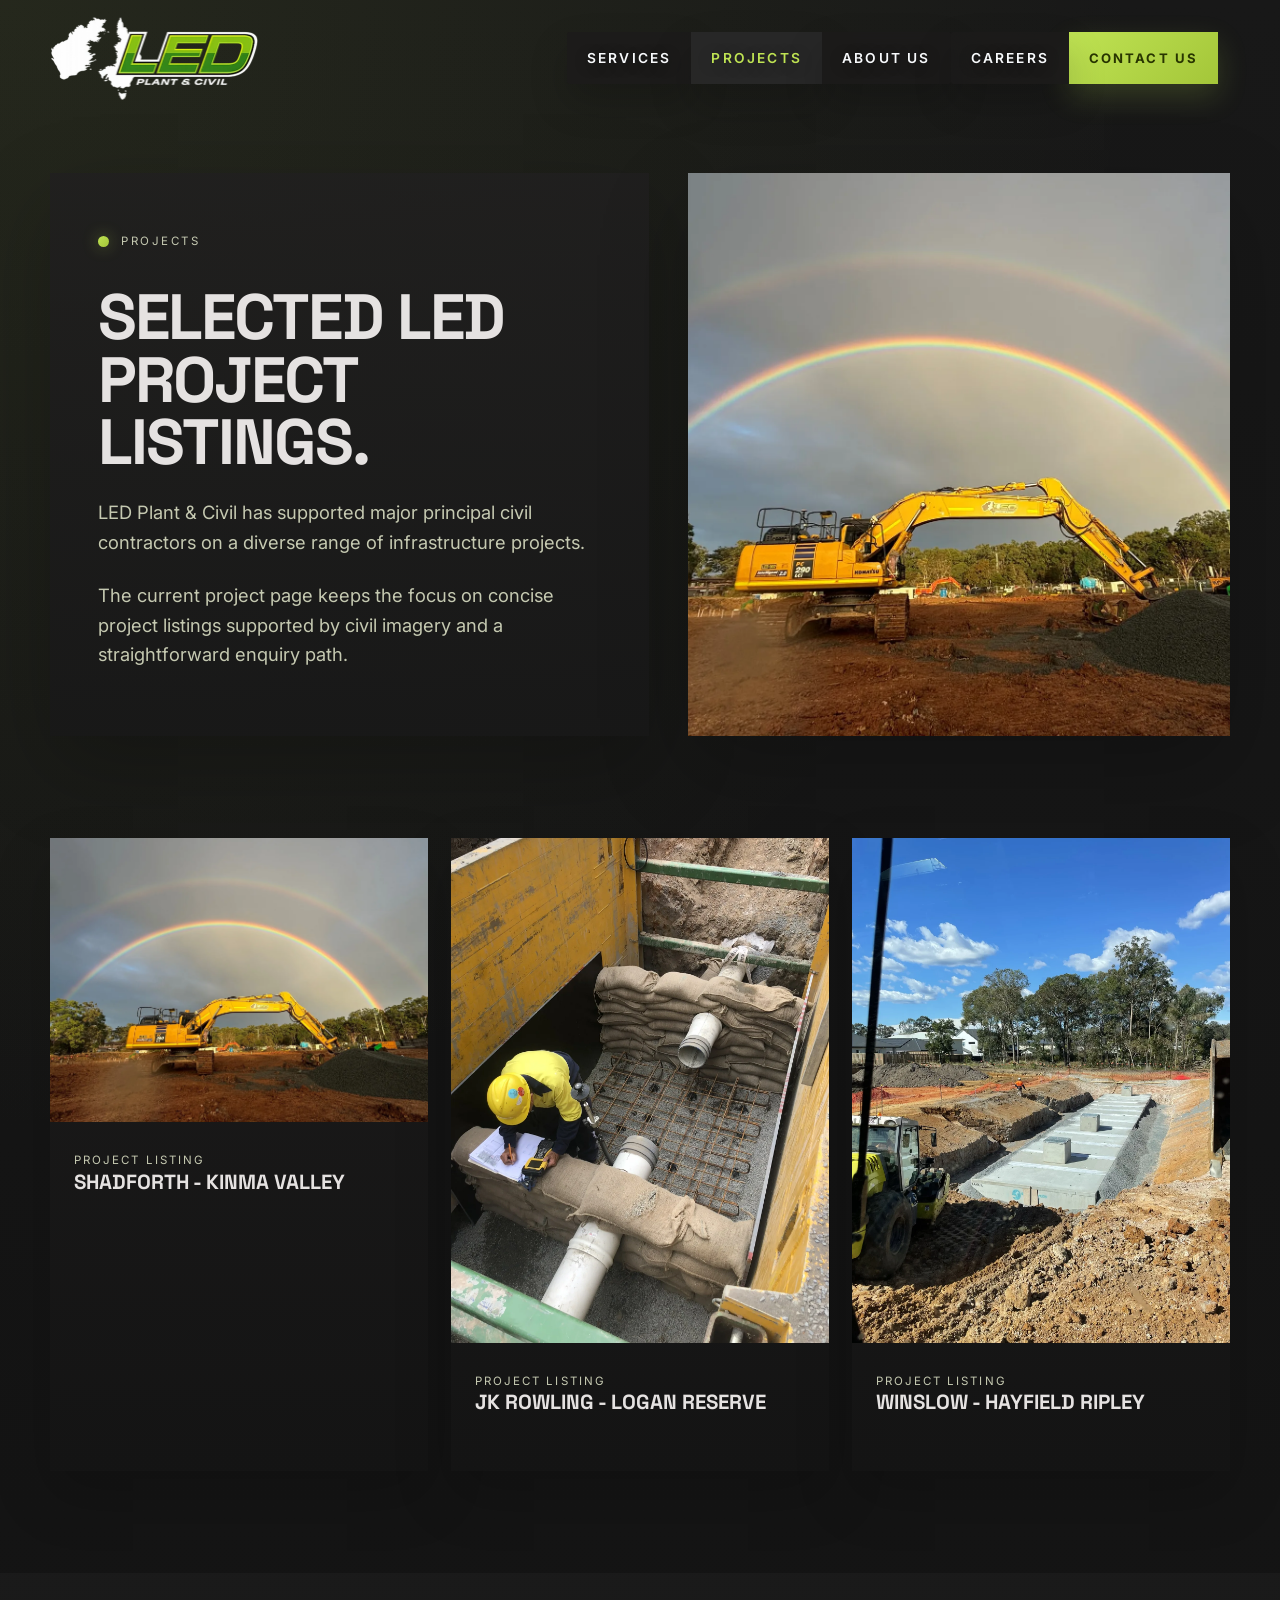
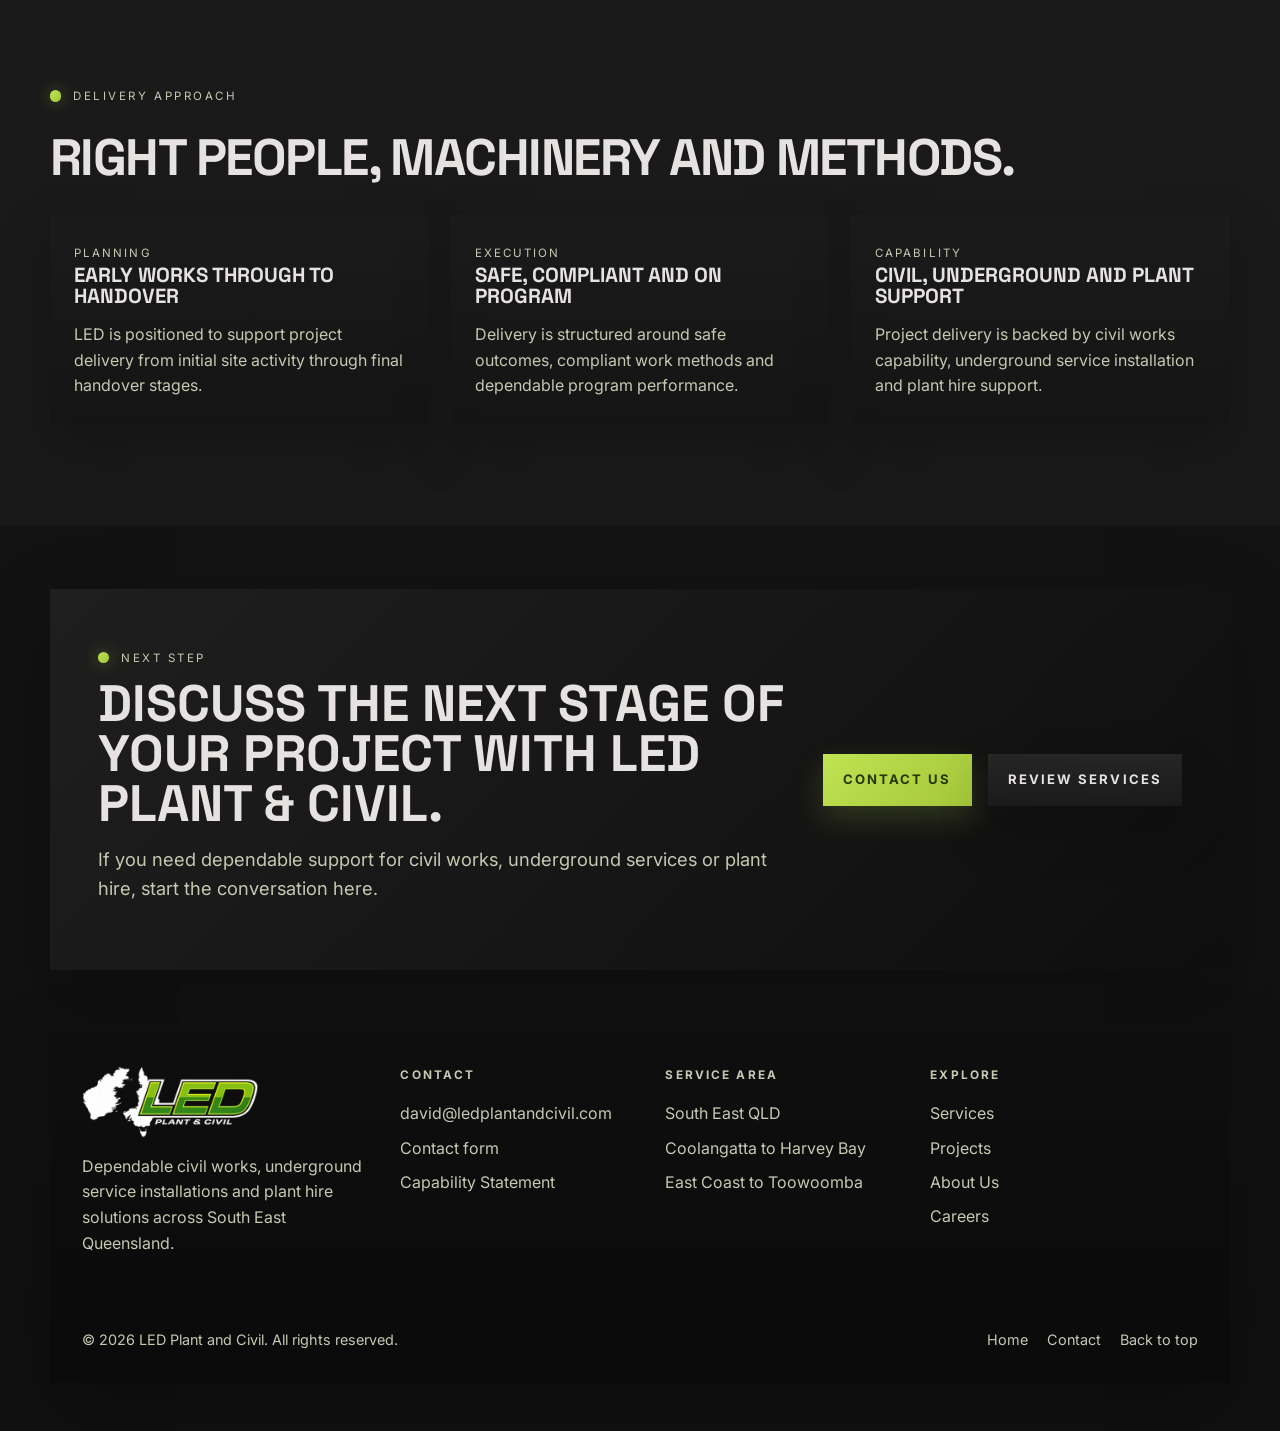
<file: site/public/projects.html>
<!DOCTYPE html>
<html lang="en">
  <head>
    <meta charset="utf-8">
    <meta name="viewport" content="width=device-width, initial-scale=1">
    <title>Projects | LED Plant & Civil</title>
    <meta
      name="description"
      content="View current project listings for LED Plant and Civil across South East Queensland."
    >
    <meta name="theme-color" content="#131313">
    <meta property="og:site_name" content="LED Plant & Civil">
    <meta property="og:title" content="Projects | LED Plant & Civil">
    <meta
      property="og:description"
      content="View current project listings for LED Plant and Civil across South East Queensland."
    >
    <meta property="og:type" content="website">
    <meta property="og:image" content="https://ledplantandcivil.com/assets/media/project-kinma.webp">
    <meta property="og:image:alt" content="LED Plant and Civil project imagery">
    <meta name="twitter:card" content="summary_large_image">
    <link rel="preconnect" href="https://fonts.googleapis.com">
    <link rel="preconnect" href="https://fonts.gstatic.com" crossorigin>
    <link
      href="https://fonts.googleapis.com/css2?family=Inter:wght@400;500;600;700;800&family=Space+Grotesk:wght@500;700&display=swap"
      rel="stylesheet"
    >
    <link rel="icon" href="assets/media/led-logo-inverse-470px.webp" type="image/webp">
    <link rel="stylesheet" href="assets/css/styles.css">
    <script src="assets/js/site.js" defer></script>
  </head>
  <body data-page="projects" id="top">
    <div data-site-header></div>
    <main>
      <section class="page-hero">
        <div class="container page-hero__panel">
          <div class="panel panel--copy stack-lg">
            <p class="eyebrow">Projects</p>
            <h1 class="page-title">Selected LED project listings.</h1>
            <p class="lede">
              LED Plant & Civil has supported major principal civil contractors on a diverse range of infrastructure projects.
            </p>
            <p class="section-copy">
              The current project page keeps the focus on concise project listings supported by civil imagery and a straightforward enquiry path.
            </p>
          </div>
          <div class="panel panel--media">
            <img src="assets/media/project-kinma.webp" alt="LED Plant and Civil project imagery">
          </div>
        </div>
      </section>

      <section class="section">
        <div class="container">
          <div class="project-grid">
            <article class="project-card">
              <div class="project-card__media">
                <img src="assets/media/project-kinma.webp" alt="Shadforth - Kinma Valley project imagery">
              </div>
              <div class="project-card__body">
                <span class="label">Project listing</span>
                <h3>Shadforth - Kinma Valley</h3>
              </div>
            </article>
            <article class="project-card">
              <div class="project-card__media">
                <img src="assets/media/project-logan.webp" alt="JK Rowling - Logan Reserve project imagery">
              </div>
              <div class="project-card__body">
                <span class="label">Project listing</span>
                <h3>JK Rowling - Logan Reserve</h3>
              </div>
            </article>
            <article class="project-card">
              <div class="project-card__media">
                <img src="assets/media/project-ripley.webp" alt="Winslow - Hayfield Ripley project imagery">
              </div>
              <div class="project-card__body">
                <span class="label">Project listing</span>
                <h3>Winslow - Hayfield Ripley</h3>
              </div>
            </article>
          </div>
        </div>
      </section>

      <section class="section section--tone">
        <div class="container">
          <div class="section-header">
            <div class="stack-md">
              <p class="eyebrow">Delivery approach</p>
              <h2 class="section-title">Right people, machinery and methods.</h2>
            </div>
          </div>
          <div class="grid-3">
            <article class="mini-card">
              <span class="label">Planning</span>
              <h3>Early works through to handover</h3>
              <p>LED is positioned to support project delivery from initial site activity through final handover stages.</p>
            </article>
            <article class="mini-card">
              <span class="label">Execution</span>
              <h3>Safe, compliant and on program</h3>
              <p>Delivery is structured around safe outcomes, compliant work methods and dependable program performance.</p>
            </article>
            <article class="mini-card">
              <span class="label">Capability</span>
              <h3>Civil, underground and plant support</h3>
              <p>Project delivery is backed by civil works capability, underground service installation and plant hire support.</p>
            </article>
          </div>
        </div>
      </section>

      <section class="section section--tight">
        <div class="container cta-band">
          <div class="cta-band__grid">
            <div class="stack-md">
              <p class="eyebrow">Next step</p>
              <h2>Discuss the next stage of your project with LED Plant & Civil.</h2>
              <p class="section-copy">If you need dependable support for civil works, underground services or plant hire, start the conversation here.</p>
            </div>
            <div class="button-row">
              <a class="button button--primary" href="contact.html">Contact Us</a>
              <a class="button button--secondary" href="services.html">Review Services</a>
            </div>
          </div>
        </div>
      </section>
    </main>
    <div data-site-footer></div>
  </body>
</html>
</file>
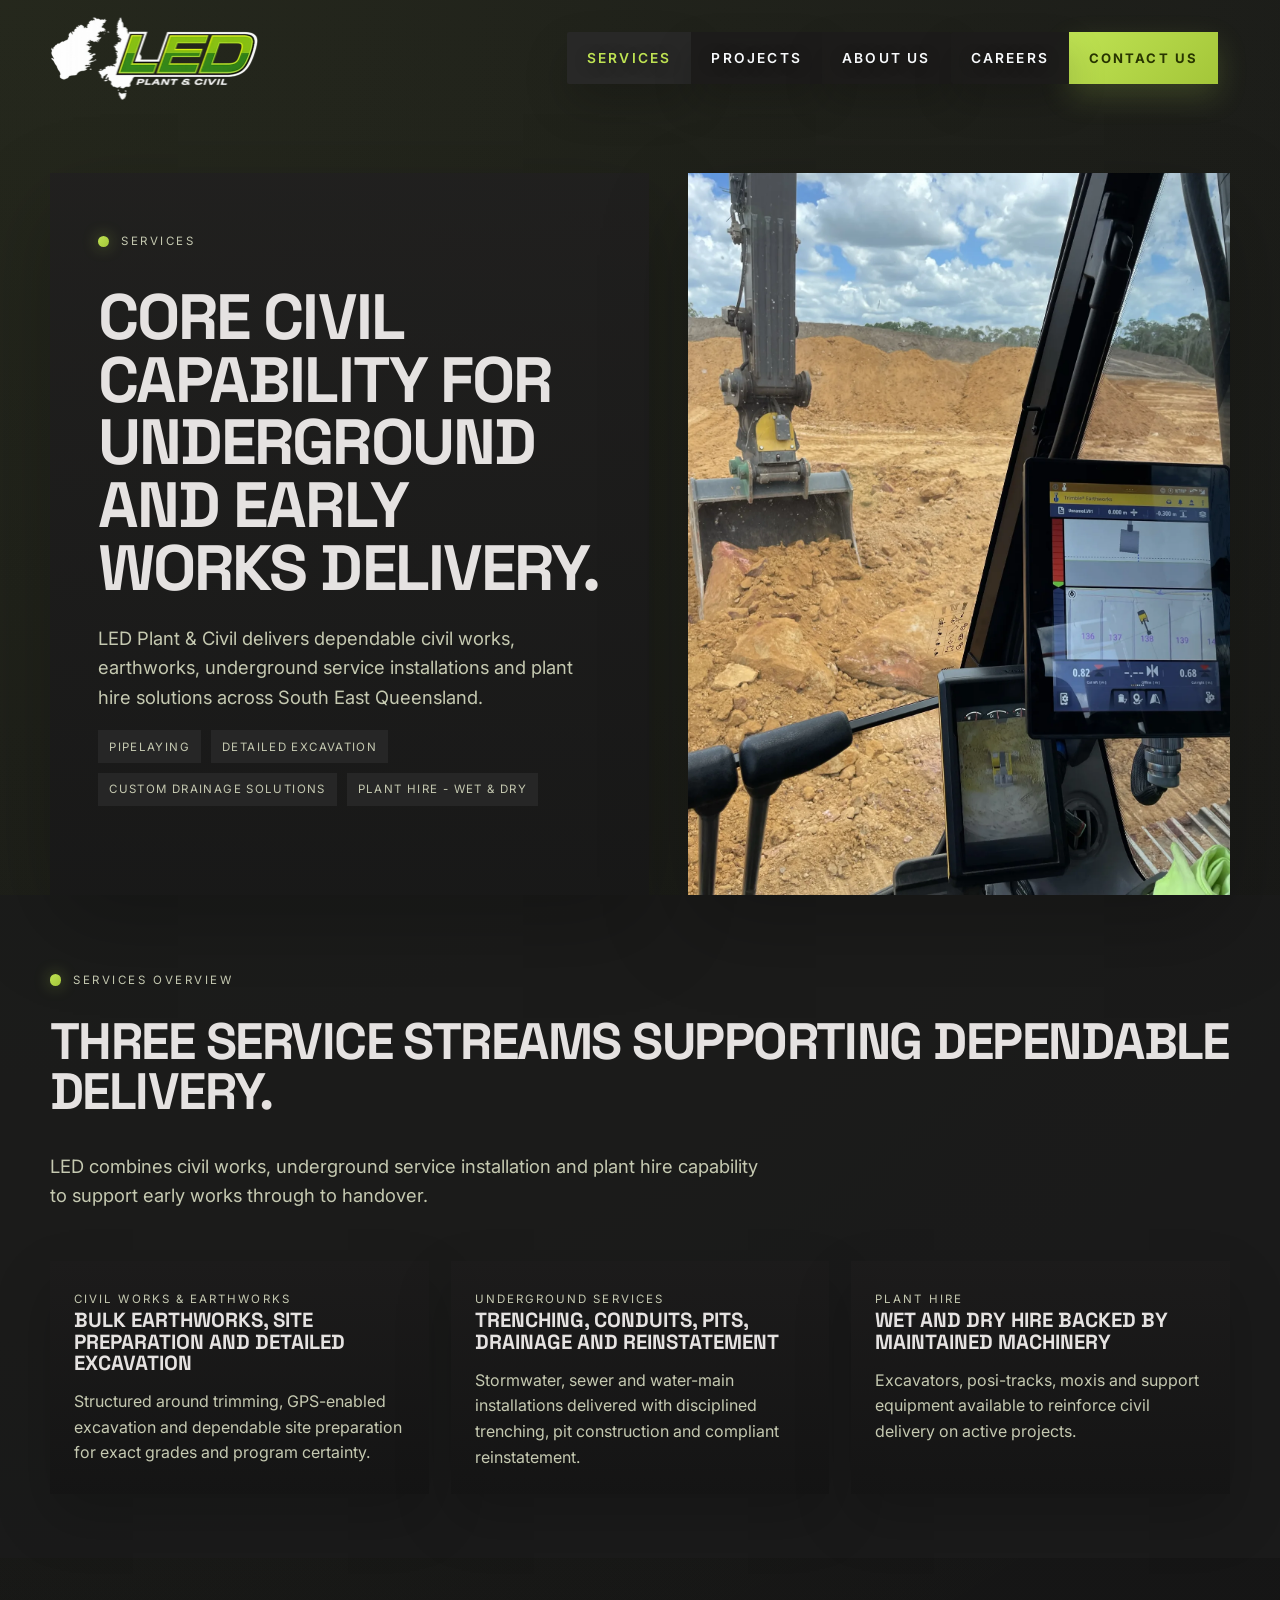
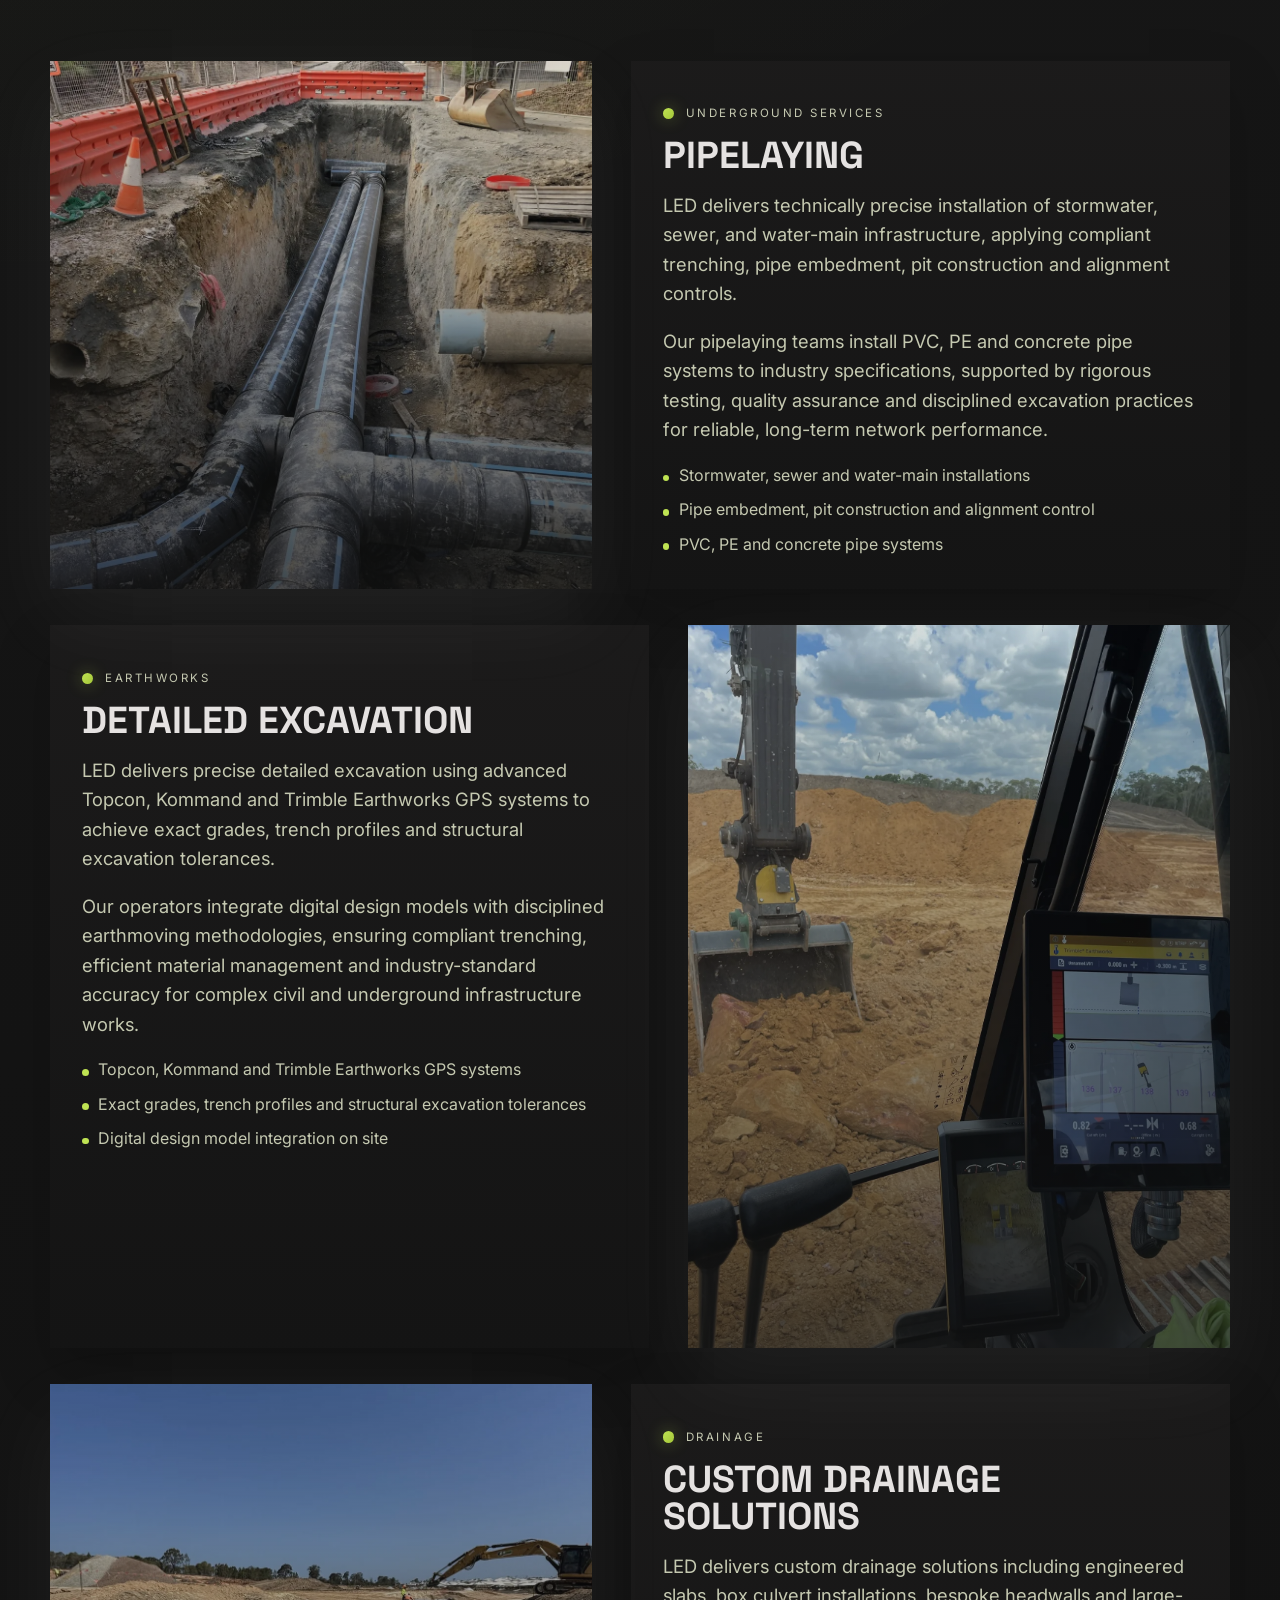
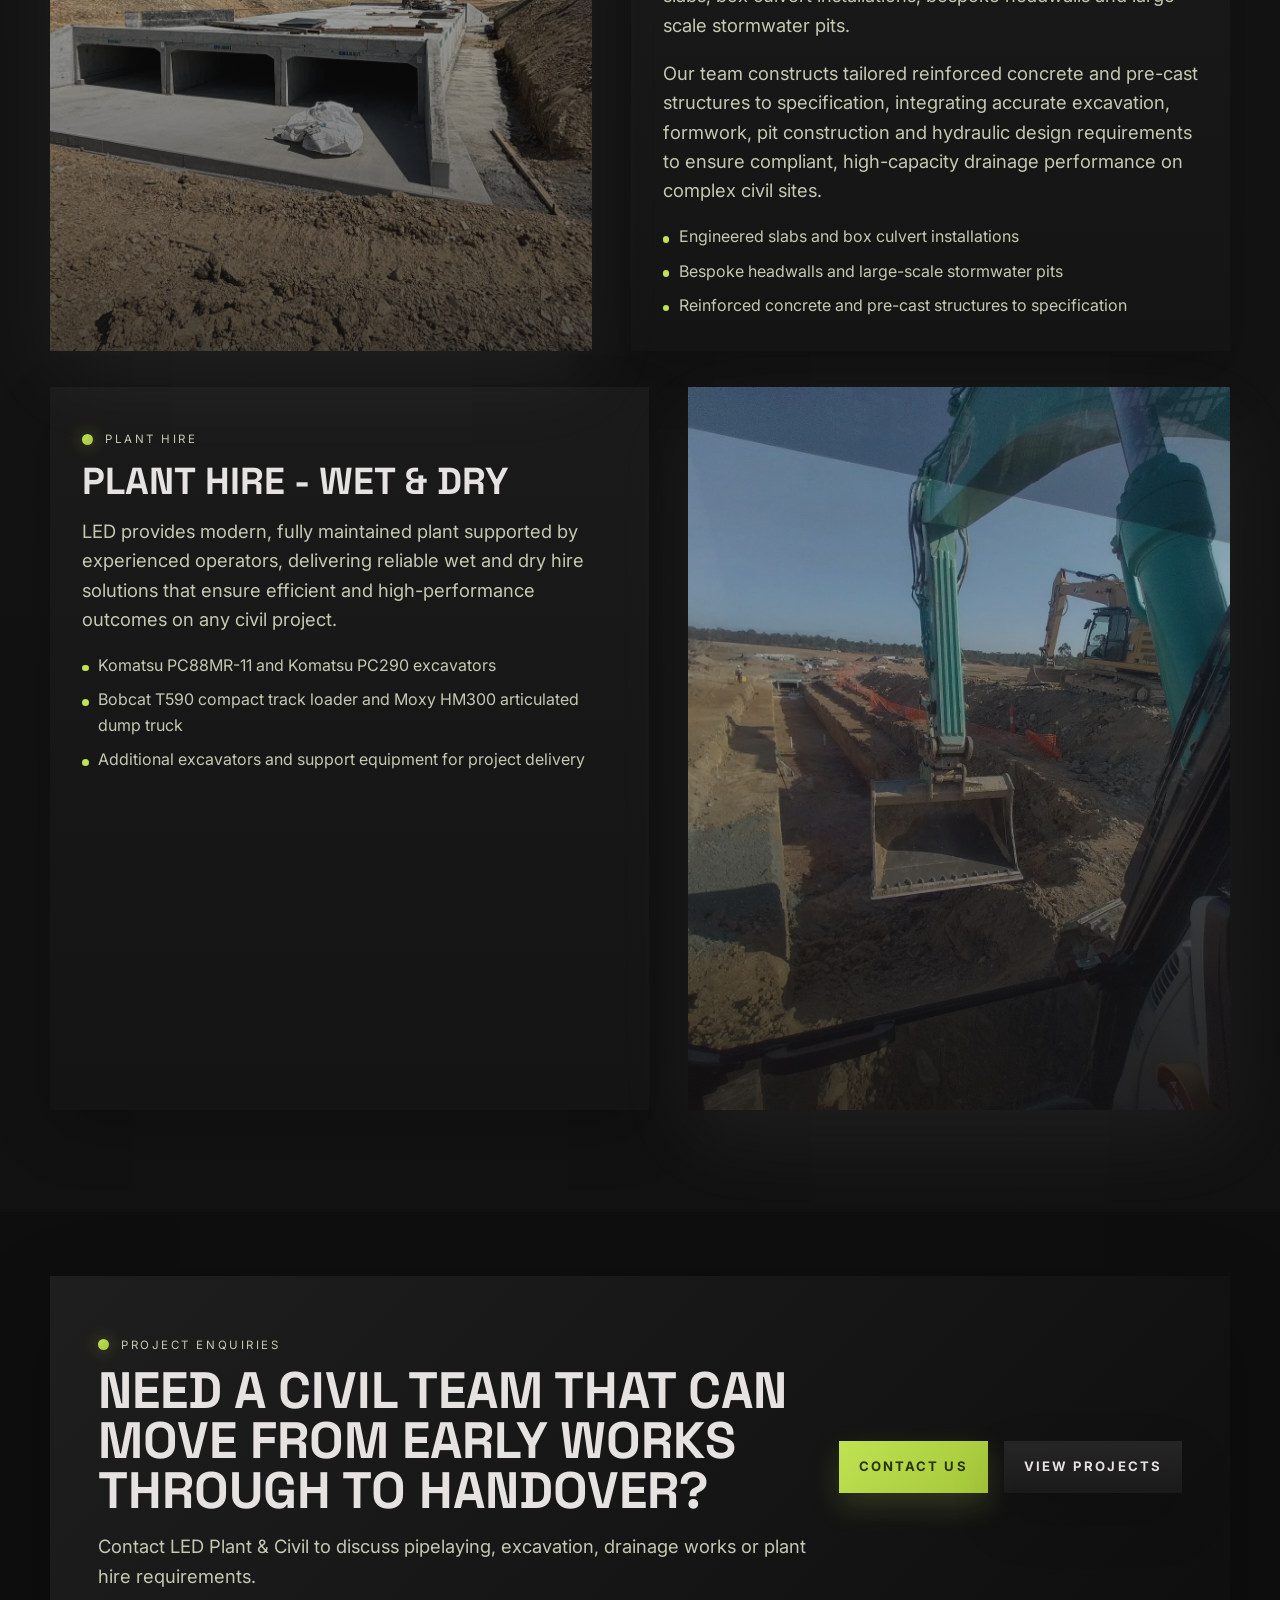
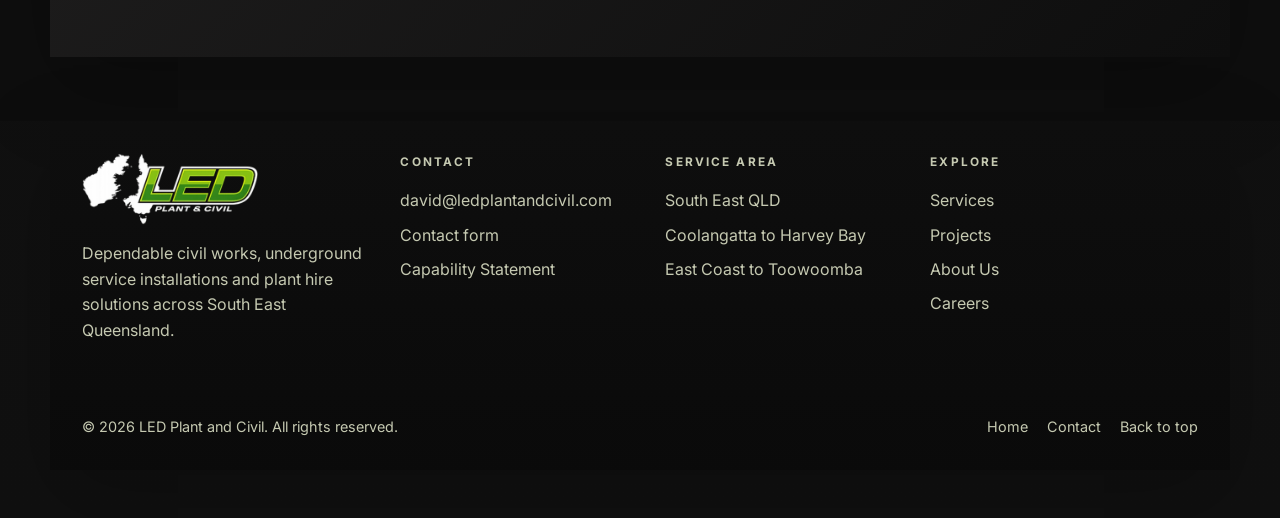
<file: site/public/services.html>
<!DOCTYPE html>
<html lang="en">
  <head>
    <meta charset="utf-8">
    <meta name="viewport" content="width=device-width, initial-scale=1">
    <title>Services | LED Plant & Civil</title>
    <meta
      name="description"
      content="Explore LED Plant and Civil services including pipelaying, detailed excavation, custom drainage solutions and plant hire."
    >
    <meta name="theme-color" content="#131313">
    <meta property="og:site_name" content="LED Plant & Civil">
    <meta property="og:title" content="Services | LED Plant & Civil">
    <meta
      property="og:description"
      content="Explore LED Plant and Civil services including pipelaying, detailed excavation, custom drainage solutions and plant hire."
    >
    <meta property="og:type" content="website">
    <meta property="og:image" content="https://ledplantandcivil.com/assets/media/detailed-excavation.webp">
    <meta property="og:image:alt" content="Detailed excavation work by LED Plant and Civil">
    <meta name="twitter:card" content="summary_large_image">
    <link rel="preconnect" href="https://fonts.googleapis.com">
    <link rel="preconnect" href="https://fonts.gstatic.com" crossorigin>
    <link
      href="https://fonts.googleapis.com/css2?family=Inter:wght@400;500;600;700;800&family=Space+Grotesk:wght@500;700&display=swap"
      rel="stylesheet"
    >
    <link rel="icon" href="assets/media/led-logo-inverse-470px.webp" type="image/webp">
    <link rel="stylesheet" href="assets/css/styles.css">
    <script src="assets/js/site.js" defer></script>
  </head>
  <body data-page="services" id="top">
    <div data-site-header></div>
    <main>
      <section class="page-hero">
        <div class="container page-hero__panel">
          <div class="panel panel--copy stack-lg">
            <p class="eyebrow">Services</p>
            <h1 class="page-title">Core civil capability for underground and early works delivery.</h1>
            <p class="lede">
              LED Plant & Civil delivers dependable civil works, earthworks, underground service installations and
              plant hire solutions across South East Queensland.
            </p>
            <ul class="chip-list">
              <li>Pipelaying</li>
              <li>Detailed excavation</li>
              <li>Custom drainage solutions</li>
              <li>Plant hire - wet & dry</li>
            </ul>
          </div>
          <div class="panel panel--media">
            <img src="assets/media/detailed-excavation.webp" alt="GPS-guided excavation work by LED Plant and Civil">
          </div>
        </div>
      </section>

      <section class="section section--tight section--tone">
        <div class="container">
          <div class="section-header">
            <div class="stack-md">
              <p class="eyebrow">Services overview</p>
              <h2 class="section-title">Three service streams supporting dependable delivery.</h2>
            </div>
            <p class="section-copy">
              LED combines civil works, underground service installation and plant hire capability to support early works through to handover.
            </p>
          </div>
          <div class="grid-3">
            <article class="card">
              <span class="label">Civil works & earthworks</span>
              <h3>Bulk earthworks, site preparation and detailed excavation</h3>
              <p>Structured around trimming, GPS-enabled excavation and dependable site preparation for exact grades and program certainty.</p>
            </article>
            <article class="card">
              <span class="label">Underground services</span>
              <h3>Trenching, conduits, pits, drainage and reinstatement</h3>
              <p>Stormwater, sewer and water-main installations delivered with disciplined trenching, pit construction and compliant reinstatement.</p>
            </article>
            <article class="card">
              <span class="label">Plant hire</span>
              <h3>Wet and dry hire backed by maintained machinery</h3>
              <p>Excavators, posi-tracks, moxis and support equipment available to reinforce civil delivery on active projects.</p>
            </article>
          </div>
        </div>
      </section>

      <section class="section">
        <div class="container service-stack">
          <article class="service-detail">
            <div class="image-frame service-detail__media">
              <img src="assets/media/pipelaying.webp" alt="Pipelaying work by LED Plant and Civil">
            </div>
            <div class="service-detail__body stack-md">
              <p class="eyebrow">Underground services</p>
              <h2>Pipelaying</h2>
              <p class="section-copy">
                LED delivers technically precise installation of stormwater, sewer, and water-main infrastructure,
                applying compliant trenching, pipe embedment, pit construction and alignment controls.
              </p>
              <p class="section-copy">
                Our pipelaying teams install PVC, PE and concrete pipe systems to industry specifications, supported by
                rigorous testing, quality assurance and disciplined excavation practices for reliable, long-term network performance.
              </p>
              <ul class="bullet-list">
                <li>Stormwater, sewer and water-main installations</li>
                <li>Pipe embedment, pit construction and alignment control</li>
                <li>PVC, PE and concrete pipe systems</li>
              </ul>
            </div>
          </article>

          <article class="service-detail">
            <div class="image-frame service-detail__media">
              <img src="assets/media/detailed-excavation.webp" alt="Detailed excavation and GPS machine control">
            </div>
            <div class="service-detail__body stack-md">
              <p class="eyebrow">Earthworks</p>
              <h2>Detailed Excavation</h2>
              <p class="section-copy">
                LED delivers precise detailed excavation using advanced Topcon, Kommand and Trimble Earthworks GPS systems
                to achieve exact grades, trench profiles and structural excavation tolerances.
              </p>
              <p class="section-copy">
                Our operators integrate digital design models with disciplined earthmoving methodologies, ensuring compliant
                trenching, efficient material management and industry-standard accuracy for complex civil and underground infrastructure works.
              </p>
              <ul class="bullet-list">
                <li>Topcon, Kommand and Trimble Earthworks GPS systems</li>
                <li>Exact grades, trench profiles and structural excavation tolerances</li>
                <li>Digital design model integration on site</li>
              </ul>
            </div>
          </article>

          <article class="service-detail">
            <div class="image-frame service-detail__media">
              <img src="assets/media/custom-drainage.webp" alt="Custom drainage and civil works delivered by LED Plant and Civil">
            </div>
            <div class="service-detail__body stack-md">
              <p class="eyebrow">Drainage</p>
              <h2>Custom Drainage Solutions</h2>
              <p class="section-copy">
                LED delivers custom drainage solutions including engineered slabs, box culvert installations, bespoke headwalls
                and large-scale stormwater pits.
              </p>
              <p class="section-copy">
                Our team constructs tailored reinforced concrete and pre-cast structures to specification, integrating accurate
                excavation, formwork, pit construction and hydraulic design requirements to ensure compliant, high-capacity drainage performance on complex civil sites.
              </p>
              <ul class="bullet-list">
                <li>Engineered slabs and box culvert installations</li>
                <li>Bespoke headwalls and large-scale stormwater pits</li>
                <li>Reinforced concrete and pre-cast structures to specification</li>
              </ul>
            </div>
          </article>

          <article class="service-detail">
            <div class="image-frame service-detail__media">
              <img src="assets/media/plant-hire.webp" alt="Plant hire machinery operated by LED Plant and Civil">
            </div>
            <div class="service-detail__body stack-md">
              <p class="eyebrow">Plant hire</p>
              <h2>Plant Hire - Wet & Dry</h2>
              <p class="section-copy">
                LED provides modern, fully maintained plant supported by experienced operators, delivering reliable wet and dry
                hire solutions that ensure efficient and high-performance outcomes on any civil project.
              </p>
              <ul class="bullet-list">
                <li>Komatsu PC88MR-11 and Komatsu PC290 excavators</li>
                <li>Bobcat T590 compact track loader and Moxy HM300 articulated dump truck</li>
                <li>Additional excavators and support equipment for project delivery</li>
              </ul>
            </div>
          </article>
        </div>
      </section>

      <section class="section section--deep section--tight">
        <div class="container cta-band">
          <div class="cta-band__grid">
            <div class="stack-md">
              <p class="eyebrow">Project enquiries</p>
              <h2>Need a civil team that can move from early works through to handover?</h2>
              <p class="section-copy">
                Contact LED Plant & Civil to discuss pipelaying, excavation, drainage works or plant hire requirements.
              </p>
            </div>
            <div class="button-row">
              <a class="button button--primary" href="contact.html">Contact Us</a>
              <a class="button button--secondary" href="projects.html">View Projects</a>
            </div>
          </div>
        </div>
      </section>
    </main>
    <div data-site-footer></div>
  </body>
</html>
</file>
<file: site/public/assets/css/styles.css>
:root {
  --surface-lowest: #0e0e0e;
  --surface: #131313;
  --surface-low: #1c1b1b;
  --surface-mid: #201f1f;
  --surface-high: #2a2a2a;
  --surface-strong: #353534;
  --text: #e5e2e1;
  --text-muted: #c5c9b1;
  --outline: rgba(69, 73, 55, 0.15);
  --outline-strong: rgba(69, 73, 55, 0.32);
  --primary: #bfe353;
  --primary-strong: #a4c639;
  --primary-ink: #283500;
  --shadow: 0 30px 80px rgba(229, 226, 225, 0.06);
  --panel-shadow: 0 32px 84px rgba(0, 0, 0, 0.22);
  --card-shadow: 0 24px 54px rgba(0, 0, 0, 0.18);
  --glass-surface: rgba(28, 27, 27, 0.76);
  --radius-sm: 0.125rem;
  --radius: 0.25rem;
  --container: min(1180px, calc(100vw - 2.5rem));
  --space-section: clamp(4.5rem, 8vw, 8rem);
  --space-block: clamp(1.25rem, 2vw, 2rem);
}

* {
  box-sizing: border-box;
}

html {
  scroll-behavior: smooth;
}

body {
  margin: 0;
  font-family: "Inter", sans-serif;
  background:
    radial-gradient(circle at top left, rgba(191, 227, 83, 0.08), transparent 35%),
    linear-gradient(180deg, #181818 0%, #101010 100%);
  color: var(--text);
  line-height: 1.6;
}

img,
video {
  display: block;
  max-width: 100%;
}

a {
  color: inherit;
  text-decoration: none;
}

a:focus-visible,
button:focus-visible,
input:focus-visible,
textarea:focus-visible,
select:focus-visible {
  outline: 2px solid var(--primary);
  outline-offset: 3px;
}

button,
input,
textarea,
select {
  font: inherit;
}

button {
  cursor: pointer;
}

::selection {
  background: var(--primary);
  color: var(--primary-ink);
}

.container {
  width: var(--container);
  margin: 0 auto;
}

.eyebrow {
  display: inline-flex;
  align-items: center;
  gap: 0.75rem;
  font-size: 0.72rem;
  letter-spacing: 0.22em;
  text-transform: uppercase;
  color: var(--text-muted);
}

.eyebrow::before {
  content: "";
  width: 0.7rem;
  height: 0.7rem;
  background: linear-gradient(135deg, var(--primary), var(--primary-strong));
  border-radius: 999px;
  box-shadow: 0 0 16px rgba(191, 227, 83, 0.4);
}

.display {
  margin: 0;
  font-family: "Space Grotesk", sans-serif;
  font-size: clamp(3rem, 8vw, 6.4rem);
  line-height: 0.93;
  letter-spacing: -0.045em;
  text-transform: uppercase;
}

.display span {
  color: var(--primary);
}

.page-title,
.section-title {
  margin: 0;
  font-family: "Space Grotesk", sans-serif;
  line-height: 0.98;
  letter-spacing: -0.03em;
  text-transform: uppercase;
}

.page-title {
  font-size: clamp(2.5rem, 5vw, 4.6rem);
}

.section-title {
  font-size: clamp(2rem, 4vw, 3.25rem);
}

.lede,
.section-copy {
  max-width: 45rem;
  color: var(--text-muted);
  font-size: clamp(1rem, 1.6vw, 1.15rem);
}

.label {
  display: inline-block;
  font-size: 0.72rem;
  letter-spacing: 0.18em;
  text-transform: uppercase;
  color: var(--text-muted);
}

.section {
  padding: var(--space-section) 0;
}

.section--tone {
  background: rgba(28, 27, 27, 0.82);
}

.section--deep {
  background: rgba(14, 14, 14, 0.9);
}

.section--tight {
  padding-top: clamp(3rem, 5vw, 4.5rem);
  padding-bottom: clamp(3rem, 5vw, 4.5rem);
}

.stack-lg > * + * {
  margin-top: 1.5rem;
}

.stack-md > * + * {
  margin-top: 1rem;
}

.button-row {
  display: flex;
  flex-wrap: wrap;
  gap: 1rem;
}

.button {
  display: inline-flex;
  align-items: center;
  justify-content: center;
  gap: 0.6rem;
  min-height: 3.25rem;
  padding: 0 1.25rem;
  border: 0;
  border-radius: 0;
  font-size: 0.82rem;
  font-weight: 700;
  letter-spacing: 0.16em;
  text-transform: uppercase;
  transition: transform 180ms ease, background 180ms ease, color 180ms ease;
}

.button:hover {
  transform: translateY(-1px);
}

.button--primary {
  background: linear-gradient(135deg, var(--primary), var(--primary-strong));
  color: var(--primary-ink);
  box-shadow: 0 12px 30px rgba(191, 227, 83, 0.18);
}

.button--secondary {
  background: linear-gradient(180deg, rgba(42, 42, 42, 0.82), rgba(28, 27, 27, 0.9));
  color: var(--text);
  box-shadow: var(--card-shadow);
}

.button--ghost {
  background: rgba(42, 42, 42, 0.3);
  color: var(--text);
  box-shadow: 0 18px 42px rgba(0, 0, 0, 0.14);
}

.site-header {
  position: sticky;
  top: 0;
  z-index: 100;
  padding: 1rem 0;
}

.site-header::before {
  content: none;
}

.site-header__inner {
  display: grid;
  grid-template-columns: auto 1fr auto;
  align-items: center;
  gap: 0.75rem;
}

.site-header__nav-group {
  display: flex;
  align-items: center;
  justify-content: flex-end;
  width: 100%;
}

.brand {
  display: inline-flex;
  align-items: center;
}

.brand img {
  width: min(13rem, 48vw);
  height: auto;
}

.site-nav {
  display: flex;
  justify-content: flex-end;
  gap: 0;
  width: auto;
  font-size: 0.86rem;
  font-weight: 600;
  letter-spacing: 0.16em;
  text-transform: uppercase;
}

.site-nav a {
  display: inline-flex;
  align-items: center;
  justify-content: center;
  min-height: 3.25rem;
  padding: 0 1.25rem;
  border-radius: var(--radius-sm);
  background: var(--glass-surface);
  color: #f8fafc;
  text-shadow: 0 0.2rem 1rem rgba(14, 14, 14, 0.3);
  backdrop-filter: blur(14px);
  -webkit-backdrop-filter: blur(14px);
  box-shadow: 0 18px 38px rgba(0, 0, 0, 0.18);
  transition: transform 180ms ease, background 180ms ease, color 180ms ease, box-shadow 180ms ease;
}

.site-nav a,
.header-cta {
  min-height: 3.25rem;
  padding: 0 1.25rem;
}

#primary-nav > a:first-child {
  border-top-left-radius: var(--radius-sm);
  border-bottom-left-radius: var(--radius-sm);
  border-top-right-radius: 0;
  border-bottom-right-radius: 0;
}

#primary-nav > a:nth-last-child(2) {
  border-top-left-radius: 0;
  border-bottom-left-radius: 0;
  border-top-right-radius: var(--radius-sm);
  border-bottom-right-radius: var(--radius-sm);
}

#primary-nav > a:not(:first-child):not(:nth-last-child(2)):not(:last-child) {
  border-radius: 0;
}

#primary-nav > a:last-child {
  border-radius: var(--radius-sm);
}

.site-nav a:hover,
.site-nav a.is-current {
  background: rgba(42, 42, 42, 0.88);
  color: var(--primary);
  box-shadow: 0 20px 44px rgba(0, 0, 0, 0.2);
}

.header-cta {
  white-space: nowrap;
}

.menu-toggle {
  display: none;
  align-items: center;
  justify-content: center;
  min-width: 3.25rem;
  min-height: 3.25rem;
  border: 0;
  border-radius: var(--radius-sm);
  background: var(--glass-surface);
  color: #f8fafc;
  backdrop-filter: blur(14px);
  -webkit-backdrop-filter: blur(14px);
  box-shadow: 0 18px 38px rgba(0, 0, 0, 0.18);
}

.menu-toggle__icon {
  position: relative;
  display: inline-flex;
  width: 1.2rem;
  height: 0.95rem;
}

.menu-toggle__line {
  position: absolute;
  left: 0;
  width: 100%;
  height: 2px;
  border-radius: 999px;
  background: currentColor;
  transition: transform 180ms ease, opacity 180ms ease, top 180ms ease;
}

.menu-toggle__line:nth-child(1) {
  top: 0;
}

.menu-toggle__line:nth-child(2) {
  top: calc(50% - 1px);
}

.menu-toggle__line:nth-child(3) {
  top: calc(100% - 2px);
}

.menu-toggle[aria-expanded="true"] .menu-toggle__line:nth-child(1) {
  top: calc(50% - 1px);
  transform: rotate(45deg);
}

.menu-toggle[aria-expanded="true"] .menu-toggle__line:nth-child(2) {
  opacity: 0;
}

.menu-toggle[aria-expanded="true"] .menu-toggle__line:nth-child(3) {
  top: calc(50% - 1px);
  transform: rotate(-45deg);
}

.hero {
  position: relative;
  min-height: calc(100svh - 5.5rem);
  padding: clamp(3.25rem, 6vw, 5rem) 0 2.25rem;
  display: flex;
  align-items: stretch;
  overflow: hidden;
  isolation: isolate;
  background: var(--surface-lowest);
}

.hero__background {
  position: absolute;
  inset: 0;
  z-index: -2;
  overflow: hidden;
}

.hero__background::after {
  content: "";
  position: absolute;
  inset: 0;
  background:
    linear-gradient(90deg, rgba(14, 14, 14, 0.56) 0%, rgba(14, 14, 14, 0.22) 40%, rgba(14, 14, 14, 0.38) 100%),
    linear-gradient(180deg, rgba(14, 14, 14, 0.1) 0%, rgba(14, 14, 14, 0.28) 56%, rgba(14, 14, 14, 0.56) 100%);
}

.hero__grid {
  position: relative;
  display: grid;
  grid-template-columns: minmax(0, 1fr);
  align-content: end;
  gap: 1.25rem;
  min-height: 100%;
  width: 100%;
}

.hero__copy {
  position: relative;
  max-width: min(56rem, 100%);
  padding: clamp(1.5rem, 3vw, 2.6rem) clamp(1.5rem, 3vw, 2.6rem) clamp(8.75rem, 16vw, 11rem);
}

.hero__copy .button-row {
  margin-top: 2rem;
}

.hero__copy .eyebrow,
.hero__copy .display,
.hero__copy .lede,
.hero__copy .section-copy {
  text-shadow: 0 0.2rem 1.5rem rgba(14, 14, 14, 0.58);
}

.hero__facts {
  display: grid;
  grid-template-columns: repeat(3, minmax(0, 1fr));
  gap: 1rem;
  margin: 0;
  padding: 0;
  list-style: none;
}

.hero__facts li {
  display: flex;
  flex-direction: column;
  justify-content: flex-start;
  min-height: 7.5rem;
  padding: 1rem 1rem 1.1rem;
  background: linear-gradient(180deg, rgba(28, 27, 27, 0.84), rgba(19, 19, 19, 0.92));
  backdrop-filter: blur(16px);
  box-shadow: var(--card-shadow);
}

.hero__facts strong {
  display: block;
  margin-top: 0.45rem;
  font-size: 1rem;
  font-weight: 600;
  color: var(--text);
}

.hero__lower {
  position: absolute;
  left: 0;
  right: 0;
  bottom: 0;
  display: grid;
  grid-template-columns: minmax(0, 3fr) minmax(16rem, 1fr);
  gap: 1rem;
  align-items: end;
}

.hero__video,
.hero__background img,
.image-frame img {
  position: relative;
  width: 100%;
  height: 100%;
  object-fit: cover;
}

.image-frame {
  position: relative;
  overflow: hidden;
  background: var(--surface-lowest);
}

.image-frame::after {
  content: "";
  position: absolute;
  inset: 0;
  background: linear-gradient(to top, rgba(19, 19, 19, 0.75), rgba(19, 19, 19, 0.15));
}

.hero__badge {
  display: flex;
  flex-direction: column;
  justify-content: flex-start;
  position: relative;
  z-index: 1;
  max-width: none;
  min-height: 7.5rem;
  padding: 1rem 1.15rem;
  background: linear-gradient(180deg, rgba(28, 27, 27, 0.86), rgba(19, 19, 19, 0.94));
  backdrop-filter: blur(18px);
  box-shadow: var(--card-shadow);
}

.hero__badge strong {
  display: block;
  margin-top: 0.45rem;
  font-family: "Space Grotesk", sans-serif;
  font-size: 1.1rem;
  line-height: 1.15;
}

.page-hero {
  padding: 3.5rem 0 0;
}

.page-hero__panel {
  display: grid;
  grid-template-columns: minmax(0, 1.05fr) minmax(18rem, 0.95fr);
  gap: clamp(1.5rem, 3vw, 3rem);
  align-items: stretch;
}

.panel {
  background: linear-gradient(180deg, rgba(32, 31, 31, 0.86), rgba(24, 24, 24, 0.92));
  box-shadow: var(--panel-shadow);
}

.panel--copy {
  padding: clamp(2rem, 4vw, 3rem);
}

.panel--media {
  overflow: hidden;
  min-height: 22rem;
}

.panel--media img {
  width: 100%;
  height: 100%;
  object-fit: cover;
}

.section-header {
  display: flex;
  flex-wrap: wrap;
  justify-content: space-between;
  gap: 1rem 2rem;
  align-items: end;
  margin-bottom: 2rem;
}

.grid-2,
.grid-3,
.grid-4 {
  display: grid;
  gap: 1.35rem;
}

.grid-2 {
  grid-template-columns: repeat(2, minmax(0, 1fr));
}

.grid-3 {
  grid-template-columns: repeat(3, minmax(0, 1fr));
}

.grid-4 {
  grid-template-columns: repeat(4, minmax(0, 1fr));
}

.card,
.feature-card,
.value-card,
.project-card,
.mini-card {
  background: linear-gradient(180deg, rgba(28, 27, 27, 0.9), rgba(20, 20, 20, 0.92));
  box-shadow: var(--card-shadow);
}

.card,
.value-card,
.mini-card {
  padding: 1.5rem;
}

.feature-card__media,
.project-card__media {
  position: relative;
  overflow: hidden;
  min-height: 16rem;
}

.feature-card__media img,
.project-card__media img {
  width: 100%;
  height: 100%;
  object-fit: cover;
  transition: transform 260ms ease;
}

.feature-card:hover .feature-card__media img,
.project-card:hover .project-card__media img {
  transform: scale(1.03);
}

.feature-card__body,
.project-card__body {
  padding: 1.5rem;
}

.project-card__body {
  min-height: 8rem;
}

.card h3,
.feature-card h3,
.value-card h3,
.project-card h3,
.mini-card h3 {
  margin: 0;
  font-family: "Space Grotesk", sans-serif;
  font-size: 1.28rem;
  line-height: 1.05;
  text-transform: uppercase;
}

.card p,
.feature-card p,
.value-card p,
.project-card p,
.mini-card p,
.list-copy {
  margin: 0.9rem 0 0;
  color: var(--text-muted);
}

.chip-list,
.bullet-list,
.meta-list {
  margin: 1rem 0 0;
  padding: 0;
  list-style: none;
}

.chip-list {
  display: flex;
  flex-wrap: wrap;
  gap: 0.6rem;
}

.chip-list li {
  padding: 0.45rem 0.7rem;
  background: rgba(42, 42, 42, 0.8);
  font-size: 0.72rem;
  letter-spacing: 0.12em;
  text-transform: uppercase;
  color: var(--text-muted);
}

.bullet-list li,
.meta-list li {
  position: relative;
  padding-left: 1rem;
  color: var(--text-muted);
}

.bullet-list li + li,
.meta-list li + li {
  margin-top: 0.55rem;
}

.bullet-list li::before,
.meta-list li::before {
  content: "";
  position: absolute;
  left: 0;
  top: 0.72rem;
  width: 0.42rem;
  height: 0.42rem;
  background: var(--primary);
  border-radius: 999px;
}

.split-section {
  display: grid;
  grid-template-columns: minmax(0, 0.95fr) minmax(0, 1.05fr);
  gap: clamp(1.5rem, 3vw, 3rem);
  align-items: center;
}

.split-section--reverse {
  grid-template-columns: minmax(0, 1.05fr) minmax(0, 0.95fr);
}

.image-frame {
  min-height: 22rem;
  box-shadow: var(--shadow);
}

.leadership-grid {
  display: grid;
  grid-template-columns: repeat(2, minmax(0, 1fr));
  gap: 1rem;
  margin-top: 1.5rem;
}

.quote-card {
  padding: 1.3rem;
  background: linear-gradient(180deg, rgba(28, 27, 27, 0.9), rgba(20, 20, 20, 0.92));
  box-shadow: var(--card-shadow);
}

.quote-card strong {
  display: block;
  font-family: "Space Grotesk", sans-serif;
  font-size: 1.02rem;
  text-transform: uppercase;
}

.quote-card span {
  display: block;
  margin-top: 0.25rem;
  color: var(--primary);
  font-size: 0.82rem;
  letter-spacing: 0.16em;
  text-transform: uppercase;
}

.quote-card p {
  margin: 0.9rem 0 0;
  color: var(--text-muted);
}

.service-stack {
  display: grid;
  gap: 2.25rem;
}

.service-detail {
  display: grid;
  grid-template-columns: minmax(0, 0.95fr) minmax(0, 1.05fr);
  gap: clamp(1.25rem, 3vw, 2.5rem);
  align-items: stretch;
}

.service-detail:nth-child(even) {
  grid-template-columns: minmax(0, 1.05fr) minmax(0, 0.95fr);
}

.service-detail:nth-child(even) .service-detail__media {
  order: 2;
}

.service-detail:nth-child(even) .service-detail__body {
  order: 1;
}

.service-detail__media {
  min-height: 20rem;
}

.service-detail__body {
  padding: 2rem;
  background: linear-gradient(180deg, rgba(28, 27, 27, 0.9), rgba(20, 20, 20, 0.92));
  box-shadow: var(--card-shadow);
}

.service-detail__body h2 {
  margin: 0.2rem 0 0;
  font-family: "Space Grotesk", sans-serif;
  font-size: clamp(1.8rem, 3vw, 2.35rem);
  text-transform: uppercase;
  line-height: 1;
}

.project-grid {
  display: grid;
  grid-template-columns: repeat(3, minmax(0, 1fr));
  gap: 1.4rem;
}

.cta-band {
  padding: clamp(2rem, 4vw, 3rem);
  background: linear-gradient(135deg, rgba(32, 31, 31, 0.95), rgba(14, 14, 14, 0.95));
  box-shadow: var(--panel-shadow);
}

.cta-band__grid {
  display: grid;
  grid-template-columns: minmax(0, 1fr) auto;
  gap: 1.5rem;
  align-items: center;
}

.cta-band h2 {
  margin: 0;
  font-family: "Space Grotesk", sans-serif;
  font-size: clamp(2rem, 4vw, 3.2rem);
  text-transform: uppercase;
  line-height: 0.98;
}

.contact-layout {
  display: grid;
  grid-template-columns: minmax(0, 0.95fr) minmax(0, 1.05fr);
  gap: clamp(1.25rem, 3vw, 2.5rem);
  align-items: start;
}

.info-card {
  padding: 1.6rem;
  background: linear-gradient(180deg, rgba(28, 27, 27, 0.9), rgba(20, 20, 20, 0.92));
  box-shadow: var(--card-shadow);
}

.info-card strong {
  display: block;
  margin-top: 0.35rem;
  font-family: "Space Grotesk", sans-serif;
  font-size: 1.25rem;
  line-height: 1.05;
}

.form-card {
  padding: 1.6rem;
  background: linear-gradient(180deg, rgba(14, 14, 14, 0.96), rgba(18, 18, 18, 0.94));
  box-shadow: var(--panel-shadow);
}

.contact-form {
  display: grid;
  gap: 1rem;
}

.contact-form__row {
  display: grid;
  grid-template-columns: repeat(2, minmax(0, 1fr));
  gap: 1rem;
}

.field {
  display: grid;
  gap: 0.45rem;
}

.field label {
  font-size: 0.72rem;
  letter-spacing: 0.16em;
  text-transform: uppercase;
  color: var(--text-muted);
}

.field input,
.field textarea,
.field select {
  width: 100%;
  border: 0;
  border-bottom: 2px solid rgba(69, 73, 55, 0.35);
  background: transparent;
  padding: 0.9rem 0.1rem;
  color: var(--text);
  transition: border-color 180ms ease;
}

.field input:focus,
.field textarea:focus,
.field select:focus {
  outline: none;
  border-bottom-color: var(--primary);
}

.field textarea {
  min-height: 8rem;
  resize: vertical;
}

.form-note {
  color: var(--text-muted);
  font-size: 0.92rem;
}

.site-footer {
  padding: 0 0 3rem;
}

.site-footer__panel {
  padding: 2rem;
  background: linear-gradient(180deg, rgba(14, 14, 14, 0.96), rgba(10, 10, 10, 0.98));
  box-shadow: var(--panel-shadow);
}

.site-footer__grid {
  display: grid;
  grid-template-columns: 1.1fr 0.9fr 0.9fr 1fr;
  gap: 1.5rem;
}

.site-footer__grid h3 {
  margin: 0;
  font-size: 0.74rem;
  letter-spacing: 0.18em;
  text-transform: uppercase;
  color: var(--text-muted);
}

.site-footer__grid p,
.site-footer__grid li {
  color: var(--text-muted);
}

.site-footer__grid ul {
  margin: 1rem 0 0;
  padding: 0;
  list-style: none;
}

.site-footer__grid li + li {
  margin-top: 0.55rem;
}

.site-footer__bottom {
  display: flex;
  flex-wrap: wrap;
  justify-content: space-between;
  gap: 1rem;
  margin-top: 2rem;
  padding-top: 1.5rem;
  color: var(--text-muted);
  font-size: 0.9rem;
}

.site-footer__brand img {
  width: min(11rem, 45vw);
}

.utility-links {
  display: flex;
  flex-wrap: wrap;
  gap: 0.9rem 1.2rem;
}

.utility-links a:hover {
  color: var(--primary);
}

.sr-only {
  position: absolute;
  width: 1px;
  height: 1px;
  padding: 0;
  margin: -1px;
  overflow: hidden;
  clip: rect(0, 0, 0, 0);
  white-space: nowrap;
  border: 0;
}

@media (max-width: 980px) {
  .site-header__inner {
    grid-template-columns: auto auto;
    justify-content: space-between;
  }

  body[data-page="projects"] .page-hero .panel--media {
    display: none;
  }

  .menu-toggle {
    display: inline-flex;
  }

  .site-header__nav-group {
    position: absolute;
    left: auto;
    right: 0;
    width: min(18rem, calc(100vw - 1.5rem));
    top: calc(100% + 0.6rem);
    display: none;
    gap: 0.85rem;
    padding: 1rem;
    background: linear-gradient(180deg, rgba(20, 20, 20, 0.96), rgba(12, 12, 12, 0.96));
    backdrop-filter: blur(18px);
    -webkit-backdrop-filter: blur(18px);
    box-shadow: var(--panel-shadow);
  }

  .site-header__nav-group.is-open {
    display: flex;
    flex-direction: column;
    align-items: stretch;
  }

  .site-nav {
    flex-direction: column;
    align-items: stretch;
    justify-content: flex-start;
    width: 100%;
    gap: 0.65rem;
  }

  #primary-nav > a,
  #primary-nav > a:first-child,
  #primary-nav > a:nth-last-child(2),
  #primary-nav > a:last-child {
    border-radius: var(--radius-sm);
  }

  .site-nav a {
    width: 100%;
    justify-content: flex-start;
  }

  .header-cta {
    display: inline-flex;
    width: 100%;
    justify-content: center;
  }

  .hero__grid,
  .page-hero__panel,
  .split-section,
  .split-section--reverse,
  .service-detail,
  .service-detail:nth-child(even),
  .contact-layout,
  .cta-band__grid,
  .site-footer__grid {
    grid-template-columns: 1fr;
  }

  .service-detail:nth-child(even) .service-detail__media,
  .service-detail:nth-child(even) .service-detail__body {
    order: initial;
  }

  .hero__copy {
    padding-bottom: 1.25rem;
  }

  .hero__lower {
    position: static;
    grid-template-columns: 1fr;
  }

  .hero__facts,
  .grid-4,
  .grid-3,
  .project-grid {
    grid-template-columns: 1fr;
  }

  .grid-2,
  .leadership-grid,
  .contact-form__row {
    grid-template-columns: 1fr;
  }

  .hero {
    min-height: calc(100svh - 4.75rem);
  }
}

@media (max-width: 640px) {
  .container {
    width: min(100vw - 1.5rem, 1180px);
  }

  .hero {
    min-height: calc(100svh - 4rem);
    padding-top: 1.5rem;
  }

  .display {
    font-size: clamp(2.45rem, 11vw, 3.5rem);
  }

  .hero__copy.stack-lg > * + * {
    margin-top: 1rem;
  }

  .hero__facts {
    display: none;
  }

  .hero__lower {
    display: none;
  }

  .hero__copy,
  .panel--copy,
  .service-detail__body,
  .card,
  .value-card,
  .mini-card,
  .form-card,
  .info-card,
  .feature-card__body,
  .project-card__body,
  .site-footer__panel,
  .cta-band {
    padding: 1.25rem;
  }

  .button {
    width: 100%;
  }

  .button-row {
    display: grid;
  }
}
</file>
